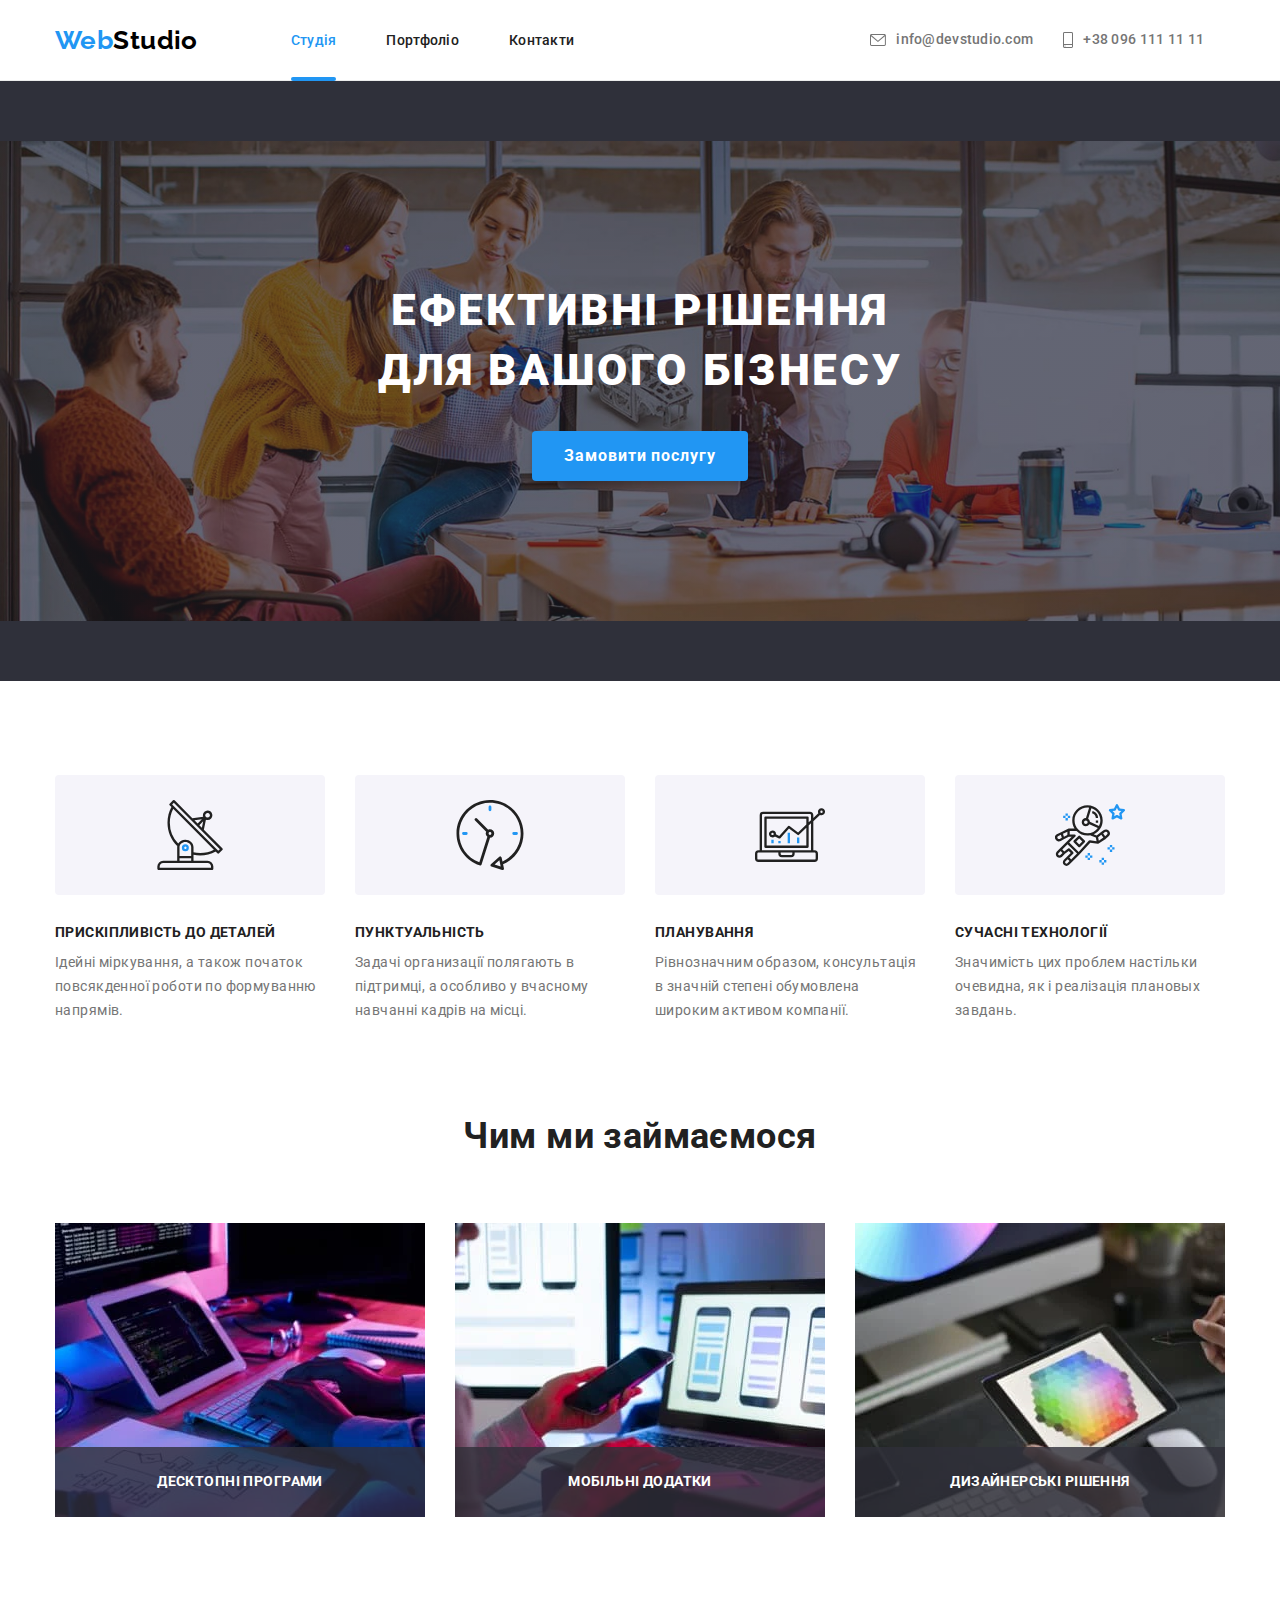
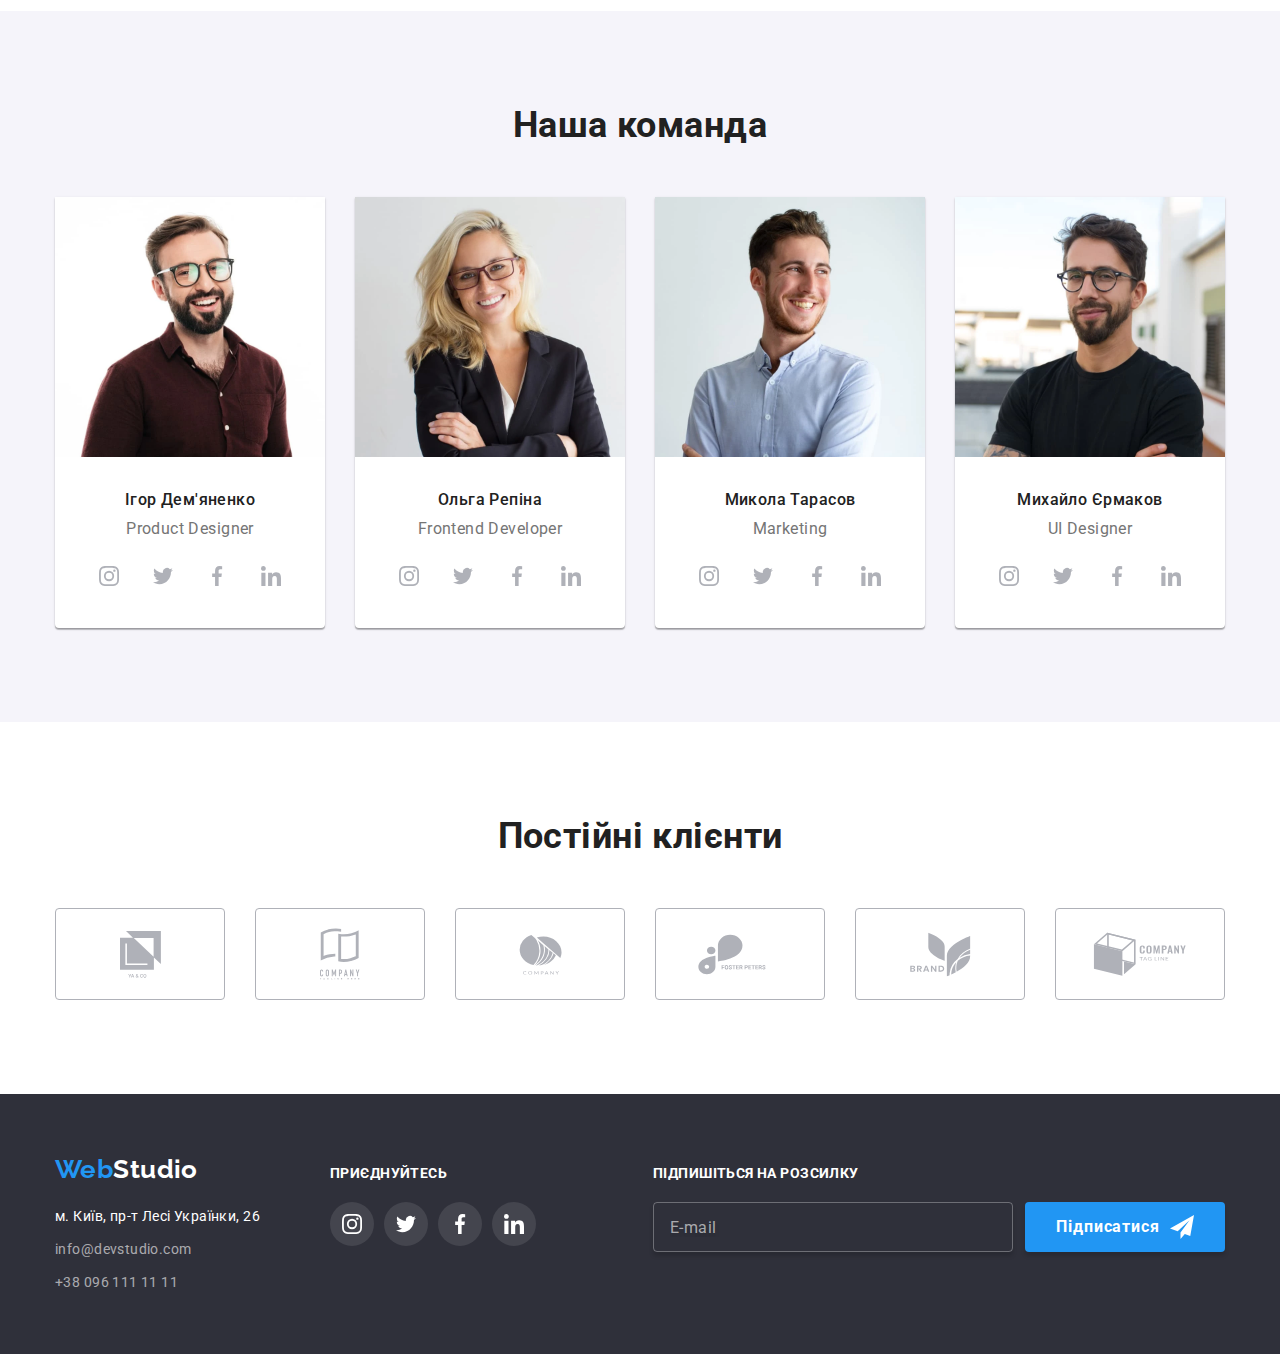
<file: index.html>
<!DOCTYPE html>
<html lang="uk-UA">
  <head>
    <meta charset="UTF-8" />
    <meta http-equiv="X-UA-Compatible" content="IE=edge" />
    <meta name="viewport" content="width=device-width, initial-scale=1.0" />
    <title>Go-IT Studio</title>
    <link rel="preconnect" href="https://fonts.googleapis.com" />
    <link rel="preconnect" href="https://fonts.gstatic.com" crossorigin />
    <link
      href="https://fonts.googleapis.com/css2?family=Raleway:wght@700&family=Roboto:wght@400;500;700;900&display=swap"
      rel="stylesheet"
    />
    <link
      rel="stylesheet"
      href="https://cdnjs.cloudflare.com/ajax/libs/modern-normalize/1.1.0/modern-normalize.min.css"
    />
    <link rel="icon" href="./images/studio.img/go-it.jpg" type="image/jpg" />
    <link rel="stylesheet" href="./css/main.min.css" />
  </head>
  <body>
    <header class="page-header">
      <div class="container">
        <div class="head-box">
          <div class="header_box">
            <a class="logo" href="./index.html">
              <span class="header__logo">Web</span>Studio</a
            >
            <button class="mobile-navigation" type="button" data-menu-open>
              <svg class="mobile-navicon" width="40px" height="40px">
                <use
                  class="mobile-navigation-menu"
                  href="./images/icon.svg/sprite.svg#mobile-icon"
                ></use>
              </svg>
            </button>
            <nav class="navigation">
              <ul class="navigation__list">
                <li class="navigation__item">
                  <a href="./index.html" class="navigation__link current"
                    >Студія</a
                  >
                </li>
                <li class="navigation__item">
                  <a href="./portfolio.html" class="navigation__link"
                    >Портфоліо</a
                  >
                </li>
                <li class="navigation__item">
                  <a href="#" class="navigation__link">Контакти</a>
                </li>
              </ul>
            </nav>
            <ul class="contact">
              <li class="contact__item">
                <a
                  class="contact__link"
                  href="mailto:info@devstudio.com"
                  target="_blank"
                  rel="noopener nofollow noreferrer"
                >
                  <svg class="envelope" width="16" height="12">
                    <use
                      href="./images/icon.svg/sprite.svg#icon-envelope"
                    ></use>
                  </svg>
                  info@devstudio.com</a
                >
              </li>
              <li class="contact__item">
                <a
                  class="contact__link"
                  href="tel:+380961111111"
                  target="_blank"
                  rel="noopener nofollow noreferrer"
                >
                  <svg class="smartphone" width="10" height="16">
                    <use
                      href="./images/icon.svg/sprite.svg#icon-smartphone"
                    ></use>
                  </svg>
                  +38 096 111 11 11</a
                >
              </li>
            </ul>
          </div>
        </div>
      
      <nav class="mobile-menu" data-menu>
        <div class="container mobile-menu__container">
          <button type="button" class="mobile-menu__close-btn" data-menu-close>
            <svg class="mobile-menu__close-icon" width="40" height="40">
              <use href="./images/icon.svg/sprite.svg#mobile-icon-close"></use>
            </svg>
          </button>
          <ul class="mobile-menu__box">
            <li class="mobile-menu__list">
             <a href="./index.html" class="mobile-menu__link current"
                    >Студія</a
                  >
            </li>
            <li class="mobile-menu__list">
              <a href="./portfolio.html" class="mobile-menu__link"
                    >Портфоліо</a
                  >
            </li>
            <li class="mobile-menu__list">
              <a href="#" class="mobile-menu__link">Контакти</a>
            </li>
          </ul>
          <ul class="mobile-menu__contact-box">
            <li class="mobile-menu__contact">
               <a
                    class="mobile-menu__contact-phone"
                    href="tel:+380961111111"
                    target="_blank"
                    rel="noopener nofollow noreferrer"
                  >
                    +38 096 111 11 11</a
                  >
            </li>       
            <li class="mobile-menu__contact">
              <a
                    class="mobile-menu__contact-email"
                    href="mailto:info@devstudio.com"
                    target="_blank"
                    rel="noopener nofollow noreferrer"
                  >
                    info@devstudio.com</a
                  >
                 </li>     
          </ul>
          <ul class="mobile-menu__networks-box">
            <li class="mobile-menu__networks">
              <a class="networks-link" href="#">Instagram</a> 
            </li>
            <li class="mobile-menu__networks">
              <a class="networks-link" href="#">Twitter</a>
            </li>
            <li class="mobile-menu__networks">
              <a class="networks-link" href="#">Facebook</a>
            </li>
            <li class="mobile-menu__networks">
              <a class="networks-link" href="#">LinkedIn</a>
            </li>
          </ul>
        </div>
      </nav>
      </div>
    </header>
    <main class="general">
      <section class="section-hero img-bgr-hero">
        <div class="container">
          <h1 class="hero-txt">ЕФЕКТИВНІ РІШЕННЯ ДЛЯ ВАШОГО БІЗНЕСУ</h1>
          <button class="hero-button" type="button" data-modal-open>
            Замовити послугу
          </button>
        </div>
      </section>
      <section class="section">
        <div class="container about-us">
          <h2 class="visually-hidden">Про Нас</h2>
          <ul class="about-us__list">
            <li class="about-us__box">
              <div class="about-us__backraund">
                <svg class="about-us__icon" width="70" height="70">
                  <use href="./images/icon.svg/sprite.svg#icon-antenna"></use>
                </svg>
              </div>
              <h3 class="about-us__title">ПРИСКІПЛИВІСТЬ ДО ДЕТАЛЕЙ</h3>
              <p class="about-us__text">
                Ідейні міркування, а також початок повсякденної роботи по
                формуванню напрямів.
              </p>
            </li>
            <li class="about-us__box">
              <div class="about-us__backraund">
                <svg class="about-us__icon" width="70" height="70">
                  <use href="./images/icon.svg/sprite.svg#icon-clock"></use>
                </svg>
              </div>
              <h3 class="about-us__title">ПУНКТУАЛЬНІСТЬ</h3>
              <p class="about-us__text">
                Задачі организації полягають в підтримці, а особливо у вчасному
                навчанні кадрів на місці.
              </p>
            </li>
            <li class="about-us__box">
              <div class="about-us__backraund">
                <svg class="about-us__icon" width="70" height="70">
                  <use href="./images/icon.svg/sprite.svg#icon-diagram"></use>
                </svg>
              </div>
              <h3 class="about-us__title">ПЛАНУВАННЯ</h3>
              <p class="about-us__text">
                Рівнозначним образом, консультація в значній степені обумовлена
                широким активом компанії.
              </p>
            </li>
            <li class="about-us__box">
              <div class="about-us__backraund">
                <svg class="about-us__icon" width="70" height="70">
                  <use href="./images/icon.svg/sprite.svg#icon-astronaut"></use>
                </svg>
              </div>
              <h3 class="about-us__title">СУЧАСНІ ТЕХНОЛОГІЇ</h3>
              <p class="about-us__text">
                Значимість цих проблем настільки очевидна, як і реалізація
                плановых завдань.
              </p>
            </li>
          </ul>
        </div>
      </section>
      <section class="section work">
        <div class="container">
          <h2 class="section-title">Чим ми займаємося</h2>
          <ul class="title-images">
            <li class="image">
              <picture>
                <source
                  srcset="
                    ./images/studio-html.img/box-1-lg.webp    1x,
                    ./images/studio-html.img/box-1-lg@2x.webp 2x
                  "
                  type="image/webp"
                />
                <source
                  srcset="
                 ./images/studio-html.img/box-1-lg.jpg  1x,
                    ./images/studio-html.img/box-1-lg@2x.jpg 2x
                  "
                  media="(min-width: 1200px)"
                />
                <img
                  src="./images/studio-html.img/box-1-lg.jpg"
                alt="computer work"
                width="370"
                height="294"
              />
              <div class="what-do-we-do">
                <p class="what-do-we-do-text">Десктопні програми</p>
              </div>
            </li>
            <li class="image">
              <picture>
                <source
                  srcset="
                    ./images/studio-html.img/box-2-lg.webp    1x,
                    ./images/studio-html.img/box-2-lg@2x.webp 2x
                  "
                  type="image/webp"
                />
                <source
                  srcset="
                 ./images/studio-html.img/box-2-1g.jpg  1x,
                    ./images/studio-html.img/box-2-lg@2x.jpg 2x
                  "
                  media="(min-width: 1200px)"
                />
                <img
                  src="./images/studio-html.img/box-2-lg.jpg"
                alt="work for alaptop"
                width="370"
                height="294"
              />
              <div class="what-do-we-do">
                <p class="what-do-we-do-text">Мобільні додатки</p>
              </div>
            </li>
            <li class="image image-last">
              <picture>
                <source
                  srcset="
                    ./images/studio-html.img/box-3-lg.webp    1x,
                    ./images/studio-html.img/box-3-lg@2x.webp 2x
                  "
                  type="image/webp"
                />
                <source
                  srcset="
                 ./images/studio-html.img/box-3-lg.jpg  1x,
                    ./images/studio-html.img/box-3-lg@2x.jpg 2x
                  "
                  media="(min-width: 1200px)"
                />
                <img
                  src="./images/studio-html.img/box-3-lg.jpg"
                alt="work with thetablet"
                width="370"
                height="294"
              />
              <div class="what-do-we-do">
                <p class="what-do-we-do-text">Дизайнерські рішення</p>
              </div>
            </li>
          </ul>
        </div>
      </section>
      <section class="section-team">
        <div class="container">
          <h2 class="section-title">Наша команда</h2>
          <ul class="team-box">
            <li class="team-element">
              <picture>
                <source
                  srcset="./images/studio-html.img/team-1-lg.webp 1x,
                    ./images/studio-html.img/team-1-lg@2x.webp 2x"
                  type="image/webp"
                  media="(min-width: 1200px)"/>

                 <source
                  srcset="
                    ./images/studio-html.img/team-1-lg.jpg 1x,
                    ./images/studio-html.img/team-1-lg@2x.jpg 2x "
                  media="(min-width: 1200px)"
                /> 


                 <source
                  srcset="./images/studio-html.img/team-1-md.webp 1x,
                    ./images/studio-html.img/team-1-md@2x.webp 2x"
                  type="image/webp"
                  media="(min-width: 768px)"/>
                 <source srcset="
                    ./images/studio-html.img/team-1-md.jpg 1x,
                    ./images/studio-html.img/team-1-md@2x.jpg 2x" 
                    media="(min-width: 768px)" /> 


                     <source
                  srcset="./images/studio-html.img/team-1-sm.webp 1x,
                    ./images/studio-html.img/team-1-sm@2x.webp 2x"
                  type="image/webp"
                  media="(min-width: 480px)"/>
                <source
                  srcset="
                    ./images/studio-html.img/team-1-sm.jpg 1x,
                    ./images/studio-html.img/team-1-sm@2x.jpg 2x
                  "
                  media="(max-width: 480px)" 
                />

                <img
                  src="./images/studio-html.img/team-1-sm.jpg"
                alt="Ігор Дем'яненко"
                width="100%"
                
              />
              </picture>
              <h3 class="workers">Ігор Дем'яненко</h3>
              <p class="profession">Product Designer</p>
              <div class="social-networks">
                <a
                  class="social-buttons"
                  href="#"
                  target="_blank"
                  rel="noopener nofollow noreferrer"
                >
                  <svg class="social-pozition">
                    <use
                      href="./images/icon.svg/sprite.svg#icon-instagram"
                    ></use>
                  </svg>
                </a>
                <a
                  class="social-buttons"
                  href="#"
                  target="_blank"
                  rel="noopener nofollow noreferrer"
                >
                  <svg class="social-pozition">
                    <use href="./images/icon.svg/sprite.svg#icon-tviter"></use>
                  </svg>
                </a>
                <a
                  class="social-buttons"
                  href="#"
                  target="_blank"
                  rel="noopener nofollow noreferrer"
                >
                  <svg class="social-pozition">
                    <use
                      href="./images/icon.svg/sprite.svg#icon-facebook"
                    ></use>
                  </svg>
                </a>
                <a
                  class="social-buttons"
                  href="#"
                  target="_blank"
                  rel="noopener nofollow noreferrer"
                >
                  <svg class="social-pozition">
                    <use
                      href="./images/icon.svg/sprite.svg#icon-linkedin"
                    ></use>
                  </svg>
                </a>
              </div>
            </li>
            <li class="team-element">
              <picture>
                <source
                  srcset="./images/studio-html.img/team-2-lg.webp 1x,
                    ./images/studio-html.img/team-2-lg@2x.webp 2x"
                  type="image/webp"
                  media="(min-width: 1200px)"/>

                 <source
                  srcset="
                    ./images/studio-html.img/team-2-lg.jpg 1x,
                    ./images/studio-html.img/team-2-lg@2x.jpg 2x "
                  media="(min-width: 1200px)"
                /> 


                 <source
                  srcset="./images/studio-html.img/team-2-md.webp 1x,
                    ./images/studio-html.img/team-2-md@2x.webp 2x"
                  type="image/webp"
                  media="(min-width: 768px)"/>
                 <source srcset="
                    ./images/studio-html.img/team-2-md.jpg 1x,
                    ./images/studio-html.img/team-2-md@2x.jpg 2x" 
                    media="(min-width: 768px)" /> 


                     <source
                  srcset="./images/studio-html.img/team-2-sm.webp 1x,
                    ./images/studio-html.img/team-2-sm@2x.webp 2x"
                  type="image/webp"
                  media="(min-width: 480px)"/>
                <source
                  srcset="
                    ./images/studio-html.img/team-2-sm.jpg 1x,
                    ./images/studio-html.img/team-2-sm@2x.jpg 2x
                  "
                  media="(max-width: 480px)"
                />

                <img
                  src="./images/studio-html.img/team-2-sm.jpg"
                alt="Ольга Репіна"
                width="100%"
                
              />
              </picture>
              <h3 class="workers">Ольга Репіна</h3>
              <p class="profession">Frontend Developer</p>
              <div class="social-networks">
                <a
                  class="social-buttons"
                  href="#"
                  target="_blank"
                  rel="noopener nofollow noreferrer"
                >
                  <svg class="social-pozition">
                    <use
                      href="./images/icon.svg/sprite.svg#icon-instagram"
                    ></use>
                  </svg>
                </a>
                <a
                  class="social-buttons"
                  href="#"
                  target="_blank"
                  rel="noopener nofollow noreferrer"
                >
                  <svg class="social-pozition">
                    <use href="./images/icon.svg/sprite.svg#icon-tviter"></use>
                  </svg>
                </a>
                <a
                  class="social-buttons"
                  href="#"
                  target="_blank"
                  rel="noopener nofollow noreferrer"
                >
                  <svg class="social-pozition">
                    <use
                      href="./images/icon.svg/sprite.svg#icon-facebook"
                    ></use>
                  </svg>
                </a>
                <a
                  class="social-buttons"
                  href="#"
                  target="_blank"
                  rel="noopener nofollow noreferrer"
                >
                  <svg class="social-pozition">
                    <use
                      href="./images/icon.svg/sprite.svg#icon-linkedin"
                    ></use>
                  </svg>
                </a>
              </div>
            </li>
            <li class="team-element">
              <picture>
                <source
                  srcset="./images/studio-html.img/team-3-lg.webp 1x,
                    ./images/studio-html.img/team-3-lg@2x.webp 2x"
                  type="image/webp"
                  media="(min-width: 1200px)"/>

                 <source
                  srcset="
                    ./images/studio-html.img/team-3-lg.jpg 1x,
                    ./images/studio-html.img/team-3-lg@2x.jpg 2x "
                  media="(min-width: 1200px)"
                /> 


                 <source
                  srcset="./images/studio-html.img/team-3-md.webp 1x,
                    ./images/studio-html.img/team-3-md@2x.webp 2x"
                  type="image/webp"
                  media="(min-width: 768px)"/>
                 <source srcset="
                    ./images/studio-html.img/team-3-md.jpg 1x,
                    ./images/studio-html.img/team-3-md@2x.jpg 2x" 
                    media="(min-width: 768px)" /> 


                     <source
                  srcset="./images/studio-html.img/team-3-sm.webp 1x,
                    ./images/studio-html.img/team-3-sm@2x.webp 2x"
                  type="image/webp"
                  media="(min-width: 480px)"/>
                <source
                  srcset="
                    ./images/studio-html.img/team-3-sm.jpg 1x,
                    ./images/studio-html.img/team-3-sm@2x.jpg 2x
                  "
                  media="(max-width: 480px)"
                />

                <img
                  src="./images/studio-html.img/team-3-sm.jpg"
                alt="Микола Тарасов"
                width="100%"
                
              />
              </picture>
              <h3 class="workers">Микола Тарасов</h3>
              <p class="profession">Marketing</p>
              <div class="social-networks">
                <a
                  class="social-buttons"
                  href="#"
                  target="_blank"
                  rel="noopener nofollow noreferrer"
                >
                  <svg class="social-pozition">
                    <use
                      href="./images/icon.svg/sprite.svg#icon-instagram"
                    ></use>
                  </svg>
                </a>
                <a
                  class="social-buttons"
                  href="#"
                  target="_blank"
                  rel="noopener nofollow noreferrer"
                >
                  <svg class="social-pozition">
                    <use href="./images/icon.svg/sprite.svg#icon-tviter"></use>
                  </svg>
                </a>
                <a
                  class="social-buttons"
                  href="#"
                  target="_blank"
                  rel="noopener nofollow noreferrer"
                >
                  <svg class="social-pozition">
                    <use
                      href="./images/icon.svg/sprite.svg#icon-facebook"
                    ></use>
                  </svg>
                </a>
                <a
                  class="social-buttons"
                  href="#"
                  target="_blank"
                  rel="noopener nofollow noreferrer"
                >
                  <svg class="social-pozition">
                    <use
                      href="./images/icon.svg/sprite.svg#icon-linkedin"
                    ></use>
                  </svg>
                </a>
              </div>
            </li>
            <li class="team-element">
              <picture>
                <source
                  srcset="./images/studio-html.img/team-4-lg.webp 1x,
                    ./images/studio-html.img/team-4-lg@2x.webp 2x"
                  type="image/webp"
                  media="(min-width: 1200px)"/>

                 <source
                  srcset="
                    ./images/studio-html.img/team-4-lg.jpg 1x,
                    ./images/studio-html.img/team-4-lg@2x.jpg 2x "
                  media="(min-width: 1200px)"
                /> 


                 <source
                  srcset="./images/studio-html.img/team-4-md.webp 1x,
                    ./images/studio-html.img/team-4-md@2x.webp 2x"
                  type="image/webp"
                  media="(min-width: 768px)"/>
                 <source srcset="
                    ./images/studio-html.img/team-4-md.jpg 1x,
                    ./images/studio-html.img/team-4-md@2x.jpg 2x" 
                    media="(min-width: 768px)" /> 


                     <source
                  srcset="./images/studio-html.img/team-4-sm.webp 1x,
                    ./images/studio-html.img/team-4-sm@2x.webp 2x"
                  type="image/webp"
                  media="(min-width: 480px)"/>
                <source
                  srcset="
                    ./images/studio-html.img/team-4-sm.jpg 1x,
                    ./images/studio-html.img/team-4-sm@2x.jpg 2x
                  "
                  media="(max-width: 480px)"
                />

                <img
                  src="./images/studio-html.img/team-4-sm.jpg"
                alt="Михайло Єрмаков"
                width="100%"
                
              />
              </picture>
              <h3 class="workers">Михайло Єрмаков</h3>
              <p class="profession">UI Designer</p>
              <div class="social-networks">
                <a
                  class="social-buttons"
                  href="#"
                  target="_blank"
                  rel="noopener nofollow noreferrer"
                >
                  <svg class="social-pozition">
                    <use
                      href="./images/icon.svg/sprite.svg#icon-instagram"
                    ></use>
                  </svg>
                </a>
                <a
                  class="social-buttons"
                  href="#"
                  target="_blank"
                  rel="noopener nofollow noreferrer"
                >
                  <svg class="social-pozition">
                    <use href="./images/icon.svg/sprite.svg#icon-tviter"></use>
                  </svg>
                </a>
                <a
                  class="social-buttons"
                  href="#"
                  target="_blank"
                  rel="noopener nofollow noreferrer"
                >
                  <svg class="social-pozition">
                    <use
                      href="./images/icon.svg/sprite.svg#icon-facebook"
                    ></use>
                  </svg>
                </a>
                <a
                  class="social-buttons"
                  href="#"
                  target="_blank"
                  rel="noopener nofollow noreferrer"
                >
                  <svg class="social-pozition">
                    <use
                      href="./images/icon.svg/sprite.svg#icon-linkedin"
                    ></use>
                  </svg>
                </a>
              </div>
            </li>
          </ul>
        </div>
      </section>
      <section class="section">
        <div class="container">
          <h2 class="section-title">Постійні клієнти</h2>
          <ul class="regular-customers">
            <li class="company-box">
              <a class="company-hover" href="#">
                <svg class="color-customers" width="41" height="47">
                  <use href="./images/icon.svg/sprite.svg#icon-ya-s-co"></use>
                </svg>
              </a>
            </li>
            <li class="company-box">
              <a class="company-hover" href="#">
                <svg class="color-customers" width="40" height="52">
                  <use
                    href="./images/icon.svg/sprite.svg#icon-company-t-h"
                  ></use>
                </svg>
              </a>
            </li>
            <li class="company-box">
              <a class="company-hover" href="#">
                <svg class="color-customers" width="43" height="41">
                  <use href="./images/icon.svg/sprite.svg#icon-company"></use>
                </svg>
              </a>
            </li>
            <li class="company-box">
              <a class="company-hover" href="#">
                <svg class="color-customers" width="84" height="41">
                  <use
                    href="./images/icon.svg/sprite.svg#icon-foster-peters"
                  ></use>
                </svg>
              </a>
            </li>
            <li class="company-box">
              <a class="company-hover" href="#">
                <svg class="color-customers" width="63" height="45">
                  <use href="./images/icon.svg/sprite.svg#icon-brand"></use>
                </svg>
              </a>
            </li>
            <li class="company-box">
              <a class="company-hover" href="#">
                <svg class="color-customers" width="94" height="44">
                  <use
                    href="./images/icon.svg/sprite.svg#icon-company-t-l"
                  ></use>
                </svg>
              </a>
            </li>
          </ul>
        </div>
      </section>
    </main>
    <footer class="footer">
      <div class="container">
        <div class="footer-box">
          <div class="footer-addres-box">
            <a class="logo-footer" href="./index.html">
              <span class="footer__logo">Web</span>Studio</a
            >
            <address class="footer-address">
              <ul class="footer-contact">
                <li class="address-item">
                  <a
                    class="address-sity"
                    href="https://goo.gl/maps/piqngm7oDQpEDh6u6"
                    target="_blank"
                    rel="noopener nofollow noreferrer"
                    >м. Київ, пр-т Лесі Українки, 26</a
                  >
                </li>
                <li class="contacts-studio">
                  <a
                    class="contacts"
                    href="mailto:info@devstudio.com"
                    target="_blank"
                    rel="noopener nofollow noreferrer"
                  >
                    info@devstudio.com</a
                  >
                </li>
                <li class="contacts-studio">
                  <a
                    class="contacts"
                    href="tel:+380961111111"
                    target="_blank"
                    rel="noopener nofollow noreferrer"
                  >
                    +38 096 111 11 11</a
                  >
                </li>
              </ul>
            </address>
          </div>
          <div class="footer-social-section">
            <h2 class="join-in">Приєднуйтесь</h2>
            <div class="social-networks-footer">
              <a
                class="social-buttons-footer"
                href="#"
                target="_blank"
                rel="noopener nofollow noreferrer"
              >
                <svg class="social-pozition-footer">
                  <use href="./images/icon.svg/sprite.svg#icon-instagram"></use>
                </svg>
              </a>
              <a
                class="social-buttons-footer"
                href="#"
                target="_blank"
                rel="noopener nofollow noreferrer"
              >
                <svg class="social-pozition-footer">
                  <use href="./images/icon.svg/sprite.svg#icon-tviter"></use>
                </svg>
              </a>
              <a
                class="social-buttons-footer"
                href="#"
                target="_blank"
                rel="noopener nofollow noreferrer"
              >
                <svg class="social-pozition-footer">
                  <use href="./images/icon.svg/sprite.svg#icon-facebook"></use>
                </svg>
              </a>
              <a
                class="social-buttons-footer"
                href="#"
                target="_blank"
                rel="noopener nofollow noreferrer"
              >
                <svg class="social-pozition-footer">
                  <use href="./images/icon.svg/sprite.svg#icon-linkedin"></use>
                </svg>
              </a>
            </div>
          </div>
          <div class="subscribe-box">
            <h2 class="subscribe-title">Підпишіться на розсилку</h2>
            <form class="subscribe-form" action="#" method="post">
              <label class="visually-hidden" for="subscribe-email"
                >Введіть email</label
              >
              <input
                class="subscribe-email"
                type="email"
                name="subscribe-email"
                id="subscribe-email"
                placeholder="E-mail"
                required
              />
              <button class="subscription-button" type="submit">
                Підписатися
                <svg class="icon-send" width="24" height="24">
                  <use href="./images/icon.svg/sprite.svg#icon-send"></use>
                </svg>
              </button>
            </form>
          </div>
        </div>
      </div>
    </footer>

    <div class="backdrop is-hidden" data-modal>
      <div class="modal" data-box>
        <button
          class="button-back"
          type="button"
          title="Close"
          data-modal-close
        >
          <svg class="button-back-img" width="18" height="18">
            <use href="./images/icon.svg/sprite.svg#close-black"></use>
          </svg>
        </button>
        <p class="modal-title-txt">Залишіть свої дані, ми вам перезвонимо</p>
        <form
          class="modal-form-box"
          action="#"
          method="post"
          autocomplete="off"
        >
          <label class="label-for-modal" for="name-of-user">Ім'я</label>
          <div class="input-info">
            <input
              class="user-name"
              type="text"
              id="name-of-user"
              name="user-name"
              required
            />
            <svg class="modal-user" width="18px" height="18px">
              <use href="./images/icon.svg/sprite.svg#icon-modal-persone"></use>
            </svg>
          </div>
          <label class="label-for-modal" for="phone-of-user">Телефон</label>
          <div class="input-info">
            <input
              class="user-phone"
              type="tel"
              id="phone-of-user"
              name="user-phone"
            />
            <svg class="modal-user" width="18px" height="18px">
              <use href="./images/icon.svg/sprite.svg#icon-modal-phone"></use>
            </svg>
          </div>
          <label class="label-for-modal" for="email-of-user">Пошта</label>
          <div class="input-info">
            <input
              class="user-email"
              type="email"
              id="email-of-user"
              name="user-email"
            />
            <svg class="modal-user" width="20px" height="16px">
              <use href="./images/icon.svg/sprite.svg#icon-modal-email"></use>
            </svg>
          </div>
          <label class="label-for-modal" for="for-user-comment"
            >Коментарі</label
          >
          <textarea
            class="for-user-comment"
            id="for-user-comment"
            name="comment-of-user"
            placeholder="Введіть текст"
          ></textarea>
          <label class="terms-of-consent" for="daw-frame">
            <input
              class="daw-frame"
              type="checkbox"
              id="daw-frame"
              value="conditions"
              name="user-conditions"
            />
            <span class="checked-box"></span>
            <svg class="icon-check" width="16px" height="15">
              <use href="./images/icon.svg/sprite.svg#icon-icon-check"></use>
            </svg>
            <span class="accept-txt"> Погоджуюсь із розсилкою та приймаю </span>
            <a class="contract-info" href="#">Умови договору</a>
          </label>
          <button
            class="button send-button"
            type="submit"
            name="form-modal-button"
          >
            Відправити
          </button>
        </form>
      </div>
    </div>
     <script src="./js/mobile-menu.js"></script>
    <script src="./js/modal.js"></script>
  </body>
</html>
</file>
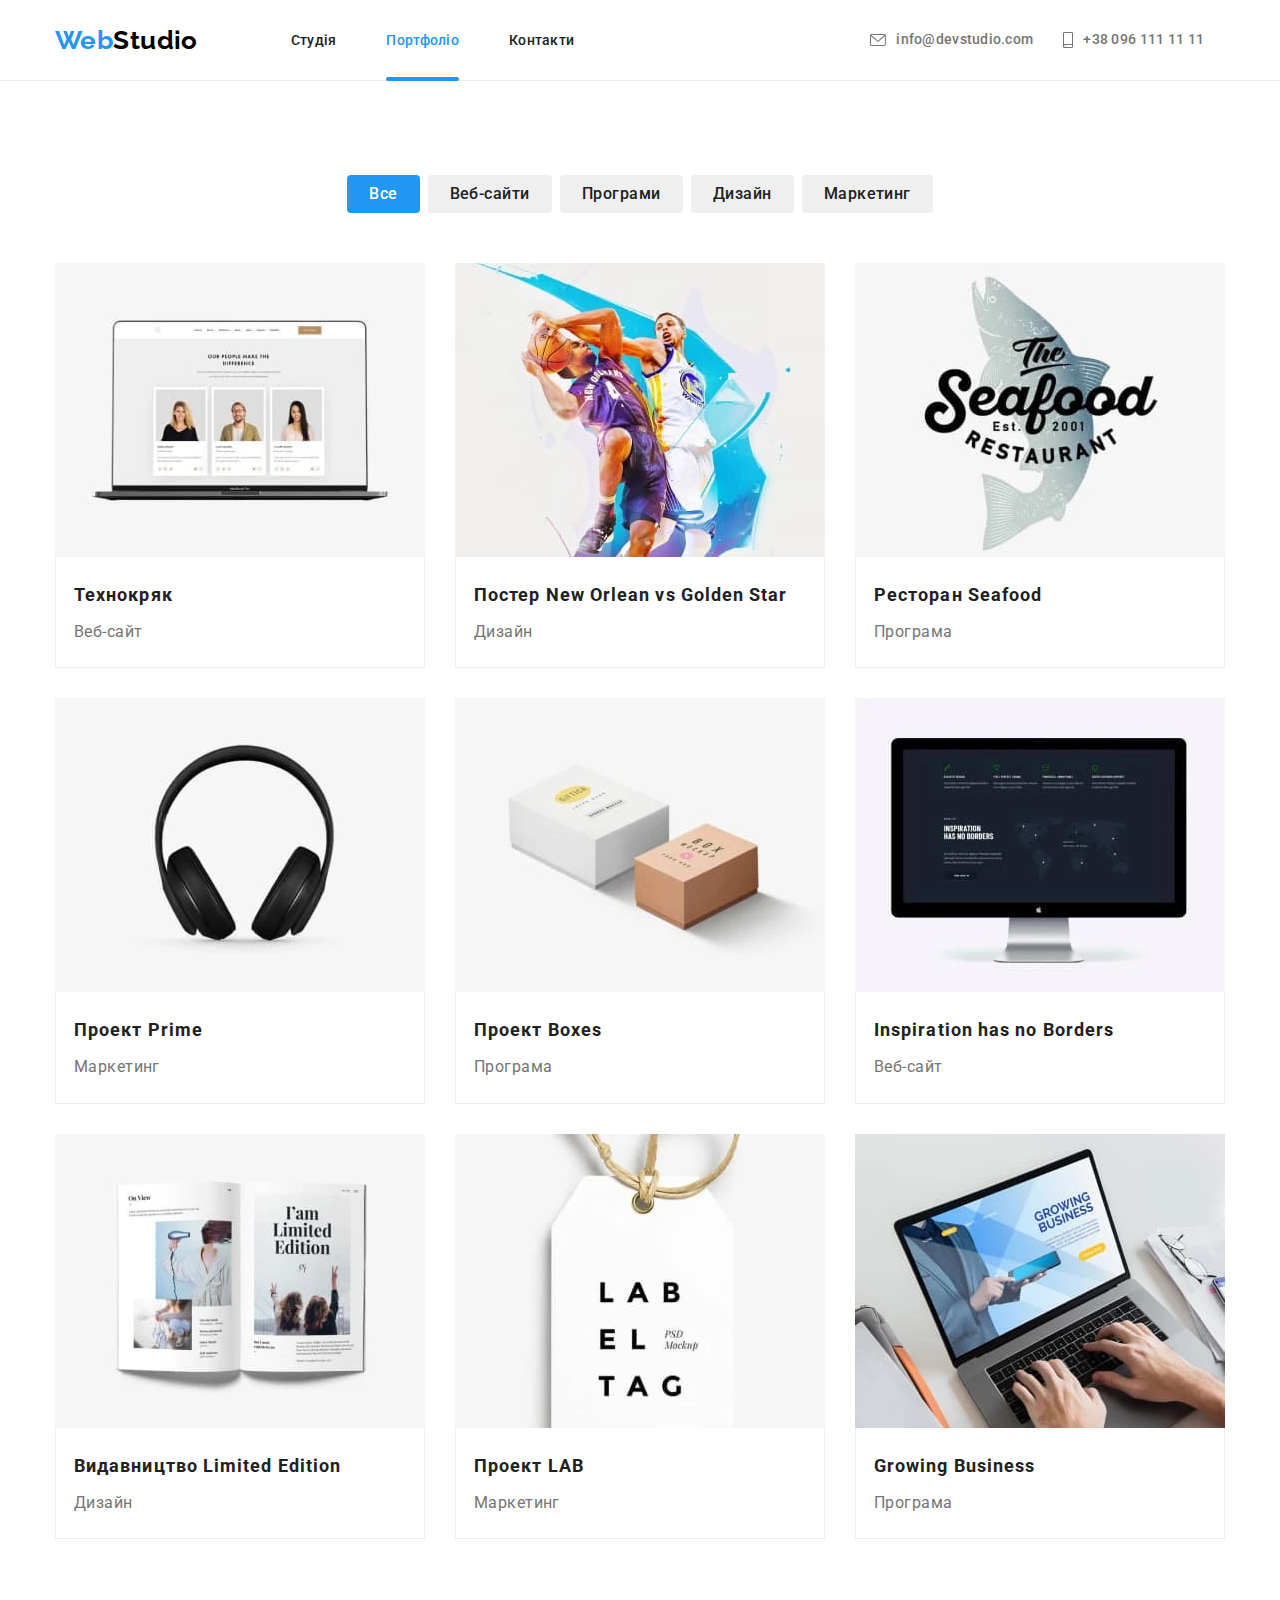
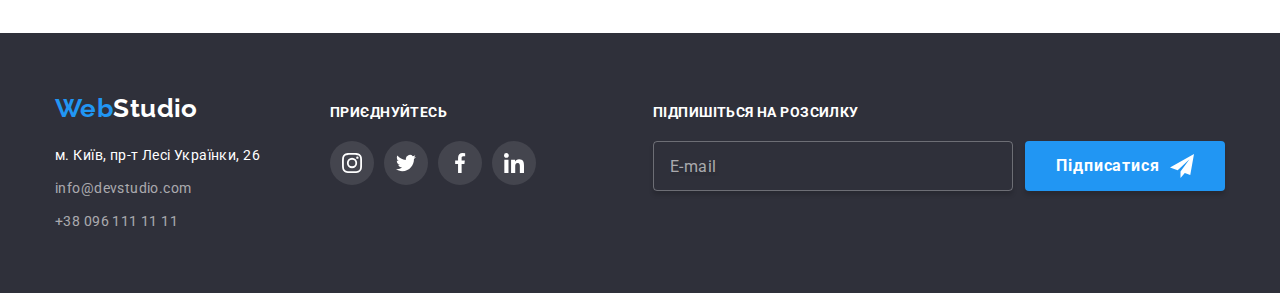
<file: portfolio.html>
<!DOCTYPE html>
<html lang="uk-UA">
  <head>
    <meta charset="UTF-8" />
    <meta http-equiv="X-UA-Compatible" content="IE=edge" />
    <meta name="viewport" content="width=device-width, initial-scale=1.0" />
    <title>Go-IT Portfolio</title>
    <link rel="preconnect" href="https://fonts.googleapis.com" />
    <link rel="preconnect" href="https://fonts.gstatic.com" crossorigin />
    <link
      href="https://fonts.googleapis.com/css2?family=Raleway:wght@700&family=Roboto:wght@400;500;700;900&display=swap"
      rel="stylesheet"
    />
    <link
      rel="stylesheet"
      href="https://cdnjs.cloudflare.com/ajax/libs/modern-normalize/1.1.0/modern-normalize.min.css"
    />
    <link rel="icon" href="./images/studio.img/go-it.jpg" type="image/jpg" />
    <link rel="stylesheet" href="./css/main.min.css" />
  </head>
  <body class="body-pozition">
    <!-- Шапка -->
    <header class="page-header">
      <div class="container">
        <div class="head-box">
          <div class="header_box">
            <a class="logo" href="./index.html">
              <span class="header__logo">Web</span>Studio</a
            >
            <button class="mobile-navigation" type="button" data-menu-open>
              <svg class="mobile-navicon" width="40px" height="40px">
                <use
                  class="mobile-navigation-menu"
                  href="./images/icon.svg/sprite.svg#mobile-icon"
                ></use>
              </svg>
            </button>
            <nav class="navigation">
              <ul class="navigation__list">
                <li class="navigation__item">
                  <a href="./index.html" class="navigation__link">Студія</a>
                </li>
                <li class="navigation__item">
                  <a href="./portfolio.html" class="navigation__link current"
                    >Портфоліо</a
                  >
                </li>
                <li class="navigation__item">
                  <a href="#" class="navigation__link">Контакти</a>
                </li>
              </ul>
            </nav>
            <ul class="contact">
              <li class="contact__item">
                <a
                  class="contact__link"
                  href="mailto:info@devstudio.com"
                  target="_blank"
                  rel="noopener nofollow noreferrer"
                >
                  <svg class="envelope" width="16" height="12">
                    <use
                      href="./images/icon.svg/sprite.svg#icon-envelope"
                    ></use>
                  </svg>
                  info@devstudio.com</a
                >
              </li>
              <li class="contact__item">
                <a
                  class="contact__link"
                  href="tel:+380961111111"
                  target="_blank"
                  rel="noopener nofollow noreferrer"
                >
                  <svg class="smartphone" width="10" height="16">
                    <use
                      href="./images/icon.svg/sprite.svg#icon-smartphone"
                    ></use>
                  </svg>
                  +38 096 111 11 11</a
                >
              </li>
            </ul>
          </div>
        </div>

        <nav class="mobile-menu" data-menu>
          <div class="container mobile-menu__container">
            <button
              type="button"
              class="mobile-menu__close-btn"
              data-menu-close
            >
              <svg class="mobile-menu__close-icon" width="40" height="40">
                <use
                  href="./images/icon.svg/sprite.svg#mobile-icon-close"
                ></use>
              </svg>
            </button>
            <ul class="mobile-menu__box">
              <li class="mobile-menu__list">
                <a href="./index.html" class="mobile-menu__link">Студія</a>
              </li>
              <li class="mobile-menu__list">
                <a href="./portfolio.html" class="mobile-menu__link current"
                  >Портфоліо</a
                >
              </li>
              <li class="mobile-menu__list">
                <a href="#" class="mobile-menu__link">Контакти</a>
              </li>
            </ul>
            <ul class="mobile-menu__contact-box">
              <li class="mobile-menu__contact">
                <a
                  class="mobile-menu__contact-phone"
                  href="tel:+380961111111"
                  target="_blank"
                  rel="noopener nofollow noreferrer"
                >
                  +38 096 111 11 11</a
                >
              </li>
              <li class="mobile-menu__contact">
                <a
                  class="mobile-menu__contact-email"
                  href="mailto:info@devstudio.com"
                  target="_blank"
                  rel="noopener nofollow noreferrer"
                >
                  info@devstudio.com</a
                >
              </li>
            </ul>
            <ul class="mobile-menu__networks-box">
              <li class="mobile-menu__networks">
                <a class="networks-link" href="#">Instagram</a>
              </li>
              <li class="mobile-menu__networks">
                <a class="networks-link" href="#">Twitter</a>
              </li>
              <li class="mobile-menu__networks">
                <a class="networks-link" href="#">Facebook</a>
              </li>
              <li class="mobile-menu__networks">
                <a class="networks-link" href="#">LinkedIn</a>
              </li>
            </ul>
          </div>
        </nav>
      </div>
    </header>
    <!-- Портфоліо -->
    <main class="general">
      <section class="section-portfolio">
        <div class="container">
          <h1 class="visually-hidden">Портфоліо</h1>
          <!-- Фільтр -->
          <ul class="buttons">
            <li class="bgr-of-buttons">
              <button type="button" class="list-of-buttons current">Все</button>
            </li>
            <li class="bgr-of-buttons">
              <button type="button" class="list-of-buttons">Веб-сайти</button>
            </li>
            <li class="bgr-of-buttons">
              <button type="button" class="list-of-buttons">Програми</button>
            </li>
            <li class="bgr-of-buttons">
              <button type="button" class="list-of-buttons">Дизайн</button>
            </li>
            <li class="bgr-of-buttons">
              <button type="button" class="list-of-buttons">Маркетинг</button>
            </li>
          </ul>
          <!-- Проект 1-3 -->

          <ul class="work-list-pozition">
            <li class="work-elements">
              <div class="work-elements-hover">
                <picture>
                  <source
                    srcset="
                      ./images/images-portfolio.img/portfolio-1-lg.webp    1x,
                      ./images/images-portfolio.img/portfolio-1-lg@2x.webp 2x
                    "
                    type="image/webp"
                    media="(min-width: 1200px)"
                  />

                  <source
                    srcset="
                      ./images/images-portfolio.img/portfolio-1-lg.jpg 1x,
                      ./images/studio-html.img/portfolio-1-lg@2x.jpg   2x
                    "
                    media="(min-width: 1200px)"
                  />

                  <source
                    srcset="
                      ./images/images-portfolio.img/portfolio-1-md.webp    1x,
                      ./images/images-portfolio.img/portfolio-1-md@2x.webp 2x
                    "
                    type="image/webp"
                    media="(min-width: 768px)"
                  />
                  <source
                    srcset="
                      ./images/images-portfolio.img/portfolio-1-md.jpg    1x,
                      ./images/images-portfolio.img/portfolio-1-md@2x.jpg 2x
                    "
                    media="(min-width: 768px)"
                  />

                  <source
                    srcset="
                      ./images/images-portfolio.img/portfolio-1-sm.webp    1x,
                      ./images/images-portfolio.img/portfolio-1-sm@2x.webp 2x
                    "
                    type="image/webp"
                    media="(min-width: 480px)"
                  />
                  <source
                    srcset="
                      ./images/images-portfolio.img/portfolio-1-sm.jpg    1x,
                      ./images/images-portfolio.img/portfolio-1-sm@2x.jpg 2x
                    "
                    media="(max-width: 480px)"
                  />

                  <img
                    class="img-paddings"
                    src="./images/images-portfolio.img/portfolio-1-sm.jpg"
                    alt="Techno-crack"
                    width="450"
                  />
                </picture>
                <p class="work-elements-hover-text">
                  Ресурс пропонує комплексні пропозиції з різним рівнем
                  функціоналу та сервісів. Все це дозволить відвідувачу отримати
                  вичерпні відомості про компанію чи приватну особу.
                </p>
              </div>
              <div class="decoration-work-lilt">
                <h2 class="titles-of-works">Технокряк</h2>
                <p class="paragraphs-of-works">Веб-сайт</p>
              </div>
            </li>
            <li class="work-elements">
              <div class="work-elements-hover">
                <picture>
                  <source
                    srcset="
                      ./images/images-portfolio.img/portfolio-2-lg.webp    1x,
                      ./images/images-portfolio.img/portfolio-2-lg@2x.webp 2x
                    "
                    type="image/webp"
                    media="(min-width: 1200px)"
                  />

                  <source
                    srcset="
                      ./images/images-portfolio.img/portfolio-2-lg.jpg 1x,
                      ./images/studio-html.img/portfolio-2-lg@2x.jpg   2x
                    "
                    media="(min-width: 1200px)"
                  />

                  <source
                    srcset="
                      ./images/images-portfolio.img/portfolio-2-md.webp    1x,
                      ./images/images-portfolio.img/portfolio-2-md@2x.webp 2x
                    "
                    type="image/webp"
                    media="(min-width: 768px)"
                  />
                  <source
                    srcset="
                      ./images/images-portfolio.img/portfolio-2-md.jpg    1x,
                      ./images/images-portfolio.img/portfolio-2-md@2x.jpg 2x
                    "
                    media="(min-width: 768px)"
                  />

                  <source
                    srcset="
                      ./images/images-portfolio.img/portfolio-2-sm.webp    1x,
                      ./images/images-portfolio.img/portfolio-2-sm@2x.webp 2x
                    "
                    type="image/webp"
                    media="(min-width: 480px)"
                  />
                  <source
                    srcset="
                      ./images/images-portfolio.img/portfolio-2-sm.jpg    1x,
                      ./images/images-portfolio.img/portfolio-2-sm@2x.jpg 2x
                    "
                    media="(max-width: 480px)"
                  />

                  <img
                    class="img-paddings"
                    src="./images/images-portfolio.img/portfolio-2-sm.jpg"
                    alt="Poster New Orlean vs Golden Star"
                    width="450"
                  />
                </picture>
                <div class="hover-box">
                  <p class="work-elements-hover-text">
                    Ресурс пропонує комплексні пропозиції з різним рівнем
                    функціоналу та сервісів. Все це дозволить відвідувачу
                    отримати вичерпні відомості про компанію чи приватну особу.
                  </p>
                </div>
              </div>
              <div class="decoration-work-lilt">
                <h2 class="titles-of-works">
                  Постер New Orlean vs Golden Star
                </h2>
                <p class="paragraphs-of-works">Дизайн</p>
              </div>
            </li>
            <li class="work-elements">
              <div class="work-elements-hover">
                <picture>
                  <source
                    srcset="
                      ./images/images-portfolio.img/portfolio-3-lg.webp    1x,
                      ./images/images-portfolio.img/portfolio-3-lg@2x.webp 2x
                    "
                    type="image/webp"
                    media="(min-width: 1200px)"
                  />

                  <source
                    srcset="
                      ./images/images-portfolio.img/portfolio-3-lg.jpg 1x,
                      ./images/studio-html.img/portfolio-3-lg@2x.jpg   2x
                    "
                    media="(min-width: 1200px)"
                  />

                  <source
                    srcset="
                      ./images/images-portfolio.img/portfolio-3-md.webp    1x,
                      ./images/images-portfolio.img/portfolio-3-md@2x.webp 2x
                    "
                    type="image/webp"
                    media="(min-width: 768px)"
                  />
                  <source
                    srcset="
                      ./images/images-portfolio.img/portfolio-3-md.jpg    1x,
                      ./images/images-portfolio.img/portfolio-3-md@2x.jpg 2x
                    "
                    media="(min-width: 768px)"
                  />

                  <source
                    srcset="
                      ./images/images-portfolio.img/portfolio-3-sm.webp    1x,
                      ./images/images-portfolio.img/portfolio-3-sm@2x.webp 2x
                    "
                    type="image/webp"
                    media="(min-width: 480px)"
                  />
                  <source
                    srcset="
                      ./images/images-portfolio.img/portfolio-3-sm.jpg    1x,
                      ./images/images-portfolio.img/portfolio-3-sm@2x.jpg 2x
                    "
                    media="(max-width: 480px)"
                  />

                  <img
                    class="img-paddings"
                    src="./images/images-portfolio.img/portfolio-3-sm.jpg"
                    alt=" Restaurant Seafood"
                    width="450"
                  />
                </picture>
                <div class="hover-box">
                  <p class="work-elements-hover-text">
                    Ресурс пропонує комплексні пропозиції з різним рівнем
                    функціоналу та сервісів. Все це дозволить відвідувачу
                    отримати вичерпні відомості про компанію чи приватну особу.
                  </p>
                </div>
              </div>
              <div class="decoration-work-lilt">
                <h2 class="titles-of-works">Ресторан Seafood</h2>
                <p class="paragraphs-of-works">Програма</p>
              </div>
            </li>
            <!-- Проект 4-6 -->
            <li class="work-elements">
              <div class="work-elements-hover">
                <picture>
                  <source
                    srcset="
                      ./images/images-portfolio.img/portfolio-4-lg.webp    1x,
                      ./images/images-portfolio.img/portfolio-4-lg@2x.webp 2x
                    "
                    type="image/webp"
                    media="(min-width: 1200px)"
                  />

                  <source
                    srcset="
                      ./images/images-portfolio.img/portfolio-4-lg.jpg 1x,
                      ./images/studio-html.img/portfolio-4-lg@2x.jpg   2x
                    "
                    media="(min-width: 1200px)"
                  />

                  <source
                    srcset="
                      ./images/images-portfolio.img/portfolio-4-md.webp    1x,
                      ./images/images-portfolio.img/portfolio-4-md@2x.webp 2x
                    "
                    type="image/webp"
                    media="(min-width: 768px)"
                  />
                  <source
                    srcset="
                      ./images/images-portfolio.img/portfolio-4-md.jpg    1x,
                      ./images/images-portfolio.img/portfolio-4-md@2x.jpg 2x
                    "
                    media="(min-width: 768px)"
                  />

                  <source
                    srcset="
                      ./images/images-portfolio.img/portfolio-1-sm.webp    1x,
                      ./images/images-portfolio.img/portfolio-4-sm@2x.webp 2x
                    "
                    type="image/webp"
                    media="(min-width: 480px)"
                  />
                  <source
                    srcset="
                      ./images/images-portfolio.img/portfolio-4-sm.jpg    1x,
                      ./images/images-portfolio.img/portfolio-4-sm@2x.jpg 2x
                    "
                    media="(max-width: 480px)"
                  />

                  <img
                    class="img-paddings"
                    src="./images/images-portfolio.img/portfolio-4-sm.jpg"
                    alt="Headphones"
                    width="450"
                  />
                </picture>
                <div class="hover-box">
                  <p class="work-elements-hover-text">
                    Ресурс пропонує комплексні пропозиції з різним рівнем
                    функціоналу та сервісів. Все це дозволить відвідувачу
                    отримати вичерпні відомості про компанію чи приватну особу.
                  </p>
                </div>
              </div>
              <div class="decoration-work-lilt">
                <h2 class="titles-of-works">Проект Prime</h2>
                <p class="paragraphs-of-works">Маркетинг</p>
              </div>
            </li>
            <li class="work-elements">
              <div class="work-elements-hover">
                <picture>
                  <source
                    srcset="
                      ./images/images-portfolio.img/portfolio-5-lg.webp    1x,
                      ./images/images-portfolio.img/portfolio-5-lg@2x.webp 2x
                    "
                    type="image/webp"
                    media="(min-width: 1200px)"
                  />

                  <source
                    srcset="
                      ./images/images-portfolio.img/portfolio-5-lg.jpg 1x,
                      ./images/studio-html.img/portfolio-5-lg@2x.jpg   2x
                    "
                    media="(min-width: 1200px)"
                  />

                  <source
                    srcset="
                      ./images/images-portfolio.img/portfolio-5-md.webp    1x,
                      ./images/images-portfolio.img/portfolio-5-md@2x.webp 2x
                    "
                    type="image/webp"
                    media="(min-width: 768px)"
                  />
                  <source
                    srcset="
                      ./images/images-portfolio.img/portfolio-5-md.jpg    1x,
                      ./images/images-portfolio.img/portfolio-5-md@2x.jpg 2x
                    "
                    media="(min-width: 768px)"
                  />

                  <source
                    srcset="
                      ./images/images-portfolio.img/portfolio-5-sm.webp    1x,
                      ./images/images-portfolio.img/portfolio-5-sm@2x.webp 2x
                    "
                    type="image/webp"
                    media="(min-width: 480px)"
                  />
                  <source
                    srcset="
                      ./images/images-portfolio.img/portfolio-5-sm.jpg    1x,
                      ./images/images-portfolio.img/portfolio-5-sm@2x.jpg 2x
                    "
                    media="(max-width: 480px)"
                  />

                  <img
                    class="img-paddings"
                    src="./images/images-portfolio.img/portfolio-5-sm.jpg"
                    alt="boxes"
                    width="450"
                  />
                </picture>
                <div class="hover-box">
                  <p class="work-elements-hover-text">
                    Ресурс пропонує комплексні пропозиції з різним рівнем
                    функціоналу та сервісів. Все це дозволить відвідувачу
                    отримати вичерпні відомості про компанію чи приватну особу.
                  </p>
                </div>
              </div>
              <div class="decoration-work-lilt">
                <h2 class="titles-of-works">Проект Boxes</h2>
                <p class="paragraphs-of-works">Програма</p>
              </div>
            </li>
            <li class="work-elements">
              <div class="work-elements-hover">
                <picture>
                  <source
                    srcset="
                      ./images/images-portfolio.img/portfolio-6-lg.webp    1x,
                      ./images/images-portfolio.img/portfolio-6-lg@2x.webp 2x
                    "
                    type="image/webp"
                    media="(min-width: 1200px)"
                  />

                  <source
                    srcset="
                      ./images/images-portfolio.img/portfolio-6-lg.jpg 1x,
                      ./images/studio-html.img/portfolio-6-lg@2x.jpg   2x
                    "
                    media="(min-width: 1200px)"
                  />

                  <source
                    srcset="
                      ./images/images-portfolio.img/portfolio-6-md.webp    1x,
                      ./images/images-portfolio.img/portfolio-6-md@2x.webp 2x
                    "
                    type="image/webp"
                    media="(min-width: 768px)"
                  />
                  <source
                    srcset="
                      ./images/images-portfolio.img/portfolio-6-md.jpg    1x,
                      ./images/images-portfolio.img/portfolio-6-md@2x.jpg 2x
                    "
                    media="(min-width: 768px)"
                  />

                  <source
                    srcset="
                      ./images/images-portfolio.img/portfolio-6-sm.webp    1x,
                      ./images/images-portfolio.img/portfolio-6-sm@2x.webp 2x
                    "
                    type="image/webp"
                    media="(min-width: 480px)"
                  />
                  <source
                    srcset="
                      ./images/images-portfolio.img/portfolio-6-sm.jpg    1x,
                      ./images/images-portfolio.img/portfolio-6-sm@2x.jpg 2x
                    "
                    media="(max-width: 480px)"
                  />

                  <img
                    class="img-paddings"
                    src="./images/images-portfolio.img/portfolio-6-sm.jpg"
                    alt="Monitor"
                    width="450"
                  />
                </picture>
                <div class="hover-box">
                  <p class="work-elements-hover-text">
                    Ресурс пропонує комплексні пропозиції з різним рівнем
                    функціоналу та сервісів. Все це дозволить відвідувачу
                    отримати вичерпні відомості про компанію чи приватну особу.
                  </p>
                </div>
              </div>
              <div class="decoration-work-lilt">
                <h2 class="titles-of-works">Inspiration has no Borders</h2>
                <p class="paragraphs-of-works">Веб-сайт</p>
              </div>
            </li>
            <!-- Проект 7-9 -->
            <li class="work-elements">
              <div class="work-elements-hover">
                <picture>
                  <source
                    srcset="
                      ./images/images-portfolio.img/portfolio-7-lg.webp    1x,
                      ./images/images-portfolio.img/portfolio-7-lg@2x.webp 2x
                    "
                    type="image/webp"
                    media="(min-width: 1200px)"
                  />

                  <source
                    srcset="
                      ./images/images-portfolio.img/portfolio-7-lg.jpg 1x,
                      ./images/studio-html.img/portfolio-7-lg@2x.jpg   2x
                    "
                    media="(min-width: 1200px)"
                  />

                  <source
                    srcset="
                      ./images/images-portfolio.img/portfolio-7-md.webp    1x,
                      ./images/images-portfolio.img/portfolio-7-md@2x.webp 2x
                    "
                    type="image/webp"
                    media="(min-width: 768px)"
                  />
                  <source
                    srcset="
                      ./images/images-portfolio.img/portfolio-7-md.jpg    1x,
                      ./images/images-portfolio.img/portfolio-7-md@2x.jpg 2x
                    "
                    media="(min-width: 768px)"
                  />

                  <source
                    srcset="
                      ./images/images-portfolio.img/portfolio-7-sm.webp    1x,
                      ./images/images-portfolio.img/portfolio-7-sm@2x.webp 2x
                    "
                    type="image/webp"
                    media="(min-width: 480px)"
                  />
                  <source
                    srcset="
                      ./images/images-portfolio.img/portfolio-7-sm.jpg    1x,
                      ./images/images-portfolio.img/portfolio-7-sm@2x.jpg 2x
                    "
                    media="(max-width: 480px)"
                  />

                  <img
                    class="img-paddings"
                    src="./images/images-portfolio.img/portfolio-7-sm.jpg"
                    alt="Limited Edition"
                    width="450"
                  />
                </picture>
                <div class="hover-box">
                  <p class="work-elements-hover-text">
                    Ресурс пропонує комплексні пропозиції з різним рівнем
                    функціоналу та сервісів. Все це дозволить відвідувачу
                    отримати вичерпні відомості про компанію чи приватну особу.
                  </p>
                </div>
              </div>
              <div class="decoration-work-lilt">
                <h2 class="titles-of-works">Видавництво Limited Edition</h2>
                <p class="paragraphs-of-works">Дизайн</p>
              </div>
            </li>
            <li class="work-elements">
              <div class="work-elements-hover">
                <picture>
                  <source
                    srcset="
                      ./images/images-portfolio.img/portfolio-8-lg.webp    1x,
                      ./images/images-portfolio.img/portfolio-8-lg@2x.webp 2x
                    "
                    type="image/webp"
                    media="(min-width: 1200px)"
                  />

                  <source
                    srcset="
                      ./images/images-portfolio.img/portfolio-8-lg.jpg 1x,
                      ./images/studio-html.img/portfolio-8-lg@2x.jpg   2x
                    "
                    media="(min-width: 1200px)"
                  />

                  <source
                    srcset="
                      ./images/images-portfolio.img/portfolio-8-md.webp    1x,
                      ./images/images-portfolio.img/portfolio-8-md@2x.webp 2x
                    "
                    type="image/webp"
                    media="(min-width: 768px)"
                  />
                  <source
                    srcset="
                      ./images/images-portfolio.img/portfolio-8-md.jpg    1x,
                      ./images/images-portfolio.img/portfolio-8-md@2x.jpg 2x
                    "
                    media="(min-width: 768px)"
                  />

                  <source
                    srcset="
                      ./images/images-portfolio.img/portfolio-8-sm.webp    1x,
                      ./images/images-portfolio.img/portfolio-8-sm@2x.webp 2x
                    "
                    type="image/webp"
                    media="(min-width: 480px)"
                  />
                  <source
                    srcset="
                      ./images/images-portfolio.img/portfolio-8-sm.jpg    1x,
                      ./images/images-portfolio.img/portfolio-8-sm@2x.jpg 2x
                    "
                    media="(max-width: 480px)"
                  />

                  <img
                    class="img-paddings"
                    src="./images/images-portfolio.img/portfolio-8-sm.jpg"
                    alt="Project LAB"
                    width="450"
                  />
                </picture>
                <div class="hover-box">
                  <p class="work-elements-hover-text">
                    Ресурс пропонує комплексні пропозиції з різним рівнем
                    функціоналу та сервісів. Все це дозволить відвідувачу
                    отримати вичерпні відомості про компанію чи приватну особу.
                  </p>
                </div>
              </div>
              <div class="decoration-work-lilt">
                <h2 class="titles-of-works">Проект LAB</h2>
                <p class="paragraphs-of-works">Маркетинг</p>
              </div>
            </li>
            <li class="work-elements">
              <div class="work-elements-hover">
                <picture>
                  <source
                    srcset="
                      ./images/images-portfolio.img/portfolio-9-lg.webp    1x,
                      ./images/images-portfolio.img/portfolio-9-lg@2x.webp 2x
                    "
                    type="image/webp"
                    media="(min-width: 1200px)"
                  />

                  <source
                    srcset="
                      ./images/images-portfolio.img/portfolio-9-lg.jpg 1x,
                      ./images/studio-html.img/portfolio-9-lg@2x.jpg   2x
                    "
                    media="(min-width: 1200px)"
                  />

                  <source
                    srcset="
                      ./images/images-portfolio.img/portfolio-9-md.webp    1x,
                      ./images/images-portfolio.img/portfolio-9-md@2x.webp 2x
                    "
                    type="image/webp"
                    media="(min-width: 768px)"
                  />
                  <source
                    srcset="
                      ./images/images-portfolio.img/portfolio-9-md.jpg    1x,
                      ./images/images-portfolio.img/portfolio-9-md@2x.jpg 2x
                    "
                    media="(min-width: 768px)"
                  />

                  <source
                    srcset="
                      ./images/images-portfolio.img/portfolio-9-sm.webp    1x,
                      ./images/images-portfolio.img/portfolio-9-sm@2x.webp 2x
                    "
                    type="image/webp"
                    media="(min-width: 480px)"
                  />
                  <source
                    srcset="
                      ./images/images-portfolio.img/portfolio-9-sm.jpg    1x,
                      ./images/images-portfolio.img/portfolio-9-sm@2x.jpg 2x
                    "
                    media="(max-width: 480px)"
                  />

                  <img
                    class="img-paddings"
                    src="./images/images-portfolio.img/portfolio-9-sm.jpg"
                    alt="Growing Business"
                    width="450"
                  />
                </picture>
                <div class="hover-box">
                  <p class="work-elements-hover-text">
                    Ресурс пропонує комплексні пропозиції з різним рівнем
                    функціоналу та сервісів. Все це дозволить відвідувачу
                    отримати вичерпні відомості про компанію чи приватну особу.
                  </p>
                </div>
              </div>
              <div class="decoration-work-lilt">
                <h2 class="titles-of-works">Growing Business</h2>
                <p class="paragraphs-of-works">Програма</p>
              </div>
            </li>
          </ul>
        </div>
      </section>
    </main>
    <!-- Підвал -->
    <footer class="footer">
      <div class="container">
        <div class="footer-box">
          <div class="footer-addres-box">
            <a class="logo-footer" href="./index.html">
              <span class="footer__logo">Web</span>Studio</a
            >
            <address class="footer-address">
              <ul class="footer-contact">
                <li class="address-item">
                  <a
                    class="address-sity"
                    href="https://goo.gl/maps/piqngm7oDQpEDh6u6"
                    target="_blank"
                    rel="noopener nofollow noreferrer"
                    >м. Київ, пр-т Лесі Українки, 26</a
                  >
                </li>
                <li class="contacts-studio">
                  <a
                    class="contacts"
                    href="mailto:info@devstudio.com"
                    target="_blank"
                    rel="noopener nofollow noreferrer"
                  >
                    info@devstudio.com</a
                  >
                </li>
                <li class="contacts-studio">
                  <a
                    class="contacts"
                    href="tel:+380961111111"
                    target="_blank"
                    rel="noopener nofollow noreferrer"
                  >
                    +38 096 111 11 11</a
                  >
                </li>
              </ul>
            </address>
          </div>
          <div class="footer-social-section">
            <h2 class="join-in">Приєднуйтесь</h2>
            <div class="social-networks-footer">
              <a
                class="social-buttons-footer"
                href="#"
                target="_blank"
                rel="noopener nofollow noreferrer"
              >
                <svg class="social-pozition-footer">
                  <use href="./images/icon.svg/sprite.svg#icon-instagram"></use>
                </svg>
              </a>
              <a
                class="social-buttons-footer"
                href="#"
                target="_blank"
                rel="noopener nofollow noreferrer"
              >
                <svg class="social-pozition-footer">
                  <use href="./images/icon.svg/sprite.svg#icon-tviter"></use>
                </svg>
              </a>
              <a
                class="social-buttons-footer"
                href="#"
                target="_blank"
                rel="noopener nofollow noreferrer"
              >
                <svg class="social-pozition-footer">
                  <use href="./images/icon.svg/sprite.svg#icon-facebook"></use>
                </svg>
              </a>
              <a
                class="social-buttons-footer"
                href="#"
                target="_blank"
                rel="noopener nofollow noreferrer"
              >
                <svg class="social-pozition-footer">
                  <use href="./images/icon.svg/sprite.svg#icon-linkedin"></use>
                </svg>
              </a>
            </div>
          </div>
          <div class="subscribe-box">
            <h2 class="subscribe-title">Підпишіться на розсилку</h2>
            <form class="subscribe-form" action="#" method="post">
              <label class="visually-hidden" for="subscribe-email"
                >Введіть email</label
              >
              <input
                class="subscribe-email"
                type="email"
                name="subscribe-email"
                id="subscribe-email"
                placeholder="E-mail"
                required
              />
              <button class="subscription-button" type="submit">
                Підписатися
                <svg class="icon-send" width="24" height="24">
                  <use href="./images/icon.svg/sprite.svg#icon-send"></use>
                </svg>
              </button>
            </form>
          </div>
        </div>
      </div>
    </footer>
    <script src="./js/mobile-menu.js"></script>
  </body>
</html>
</file>
<file: css/main.min.css>
:root{--primary-text-color: #757575;--title-text-color: #212121;--accent-color: #2196f3;--color-white: #ffffff;--color-black: #000000;--primary-section-fon: #2f303a;--decoration-work-list: #eeeeee;--decoration-background: #f5f4fa;--decoration-buttons-2: #a9a9ad;--decoration-color-customers: #afb1b8}*,*::before,*::after{margin:0}body{display:flex;flex-direction:column;min-height:100vh;color:var(--primary-text-color);font-family:Roboto,sans-serif;font-weight:400;letter-spacing:.03em;font-size:14px}@media screen and (min-width: 320px){body::-webkit-scrollbar{display:none}}.general{flex:1 0 auto}.visually-hidden{position:absolute;width:1px;height:1px;margin:-1px;border:0;padding:0;white-space:nowrap;clip-path:inset(100%);clip:rect(0 0 0 0);overflow:hidden}h1,h2,h3{color:var(--title-text-color)}button{cursor:pointer}ul{list-style:none;padding:0}.container{margin-left:auto;margin-right:auto;padding:0 15px;max-width:480px}@media screen and (min-width: 768px){.container{max-width:768px}}@media screen and (min-width: 1200px){.container{max-width:1200px}}.page-header{background-color:var(--color-white);border-bottom:1px solid #ececec;position:relative;padding:0}@media screen and (min-width: 768px){.page-header{width:100%}}.footer{padding:60px 0;background:var(--primary-section-fon)}.footer-box{display:flex;flex-direction:column;text-align:center;align-items:center}@media screen and (min-width: 768px){.footer-box{flex-wrap:wrap;flex-direction:row;align-items:baseline;justify-content:space-around}}@media screen and (min-width: 1200px){.footer-box{justify-content:start;text-align:start}}.section{padding:60px 0;background:var(--color-white)}@media screen and (min-width: 1200px){.section{padding:94px 0}}.section-portfolio{padding:60px 0}@media screen and (min-width: 1200px){.section-portfolio{padding:94px 0}}.section-team{padding:94px 0;background-color:#f5f4fa}.logo{color:#000;font-family:Raleway,sans-serif;font-weight:700;font-size:26px;line-height:1.19;text-decoration:none;transition-duration:250ms;transition-timing-function:cubic-bezier(0.4, 0, 0.2, 1)}@media screen and (min-width: 768px){.logo{display:flex;align-items:center;padding:0}}.logo:hover,.logo:focus{transform:scale(1.5);transition-duration:250ms;transition-timing-function:cubic-bezier(0.4, 0, 0.2, 1)}.header__logo,.footer__logo{color:var(--accent-color);font-family:Raleway,sans-serif;font-weight:700;font-size:26px;line-height:1.19}.head-box{align-items:center;padding:0;margin:0;height:auto;width:auto}@media screen and (min-width: 1200px){.head-box{display:flex;align-items:center;justify-content:space-between}}.page-header__navigation{display:flex;align-items:center}.mobile-navigation{display:inline-flex;margin-left:auto;padding:10px 0;border:0;background-color:rgba(0,0,0,0);color:inherit}@media screen and (min-width: 767px){.mobile-navigation{display:none}}.navigation{padding-top:0}@media screen and (max-width: 767px){.navigation{display:none}}@media screen and (max-width: 1200px){.navigation{margin-left:0}}.header_box{display:flex;align-items:center}@media screen and (min-width: 768px){.header_box{justify-content:space-between;padding:0;margin:0;height:auto;width:auto}}@media screen and (min-width: 1200px){.header_box{width:100%}}.navigation__link{display:block;position:relative;color:var(--title-text-color);font-weight:500;line-height:1.14;letter-spacing:.02em;text-decoration:none;transition-property:color;transition-duration:250ms;transition-timing-function:cubic-bezier(0.4, 0, 0.2, 1)}@media screen and (min-width: 768px){.navigation__link{display:block;padding:32px 0 31px;bottom:-1px}}@media screen and (min-width: 1200px){.navigation__link{padding-bottom:32px;padding-top:32px;bottom:-1px}}.navigation__link::before{content:"";position:absolute;right:0;bottom:-1px;height:4px;width:0;background-color:var(--accent-color);border-radius:2px;animation-name:animation-underline-none;animation-duration:250ms;animation-direction:alternate;animation-fill-mode:forwards;animation-timing-function:cubic-bezier(0.4, 0, 0.2, 1)}.navigation__link::after{content:"";position:absolute;left:0;bottom:0;display:block;width:100%;height:4px;background:var(--accent-color);border-radius:2px;transform:scaleX(0);transition:transform 250ms cubic-bezier(0.4, 0, 0.2, 1)}.navigation__link:hover::after{transform:scaleX(1);transition:transform 250ms cubic-bezier(0.4, 0, 0.2, 1)}.navigation__link:focus::after{transform:scaleX(1);transition:transform 250ms cubic-bezier(0.4, 0, 0.2, 1)}.navigation__link.current::before,.navigation__link.current::after{content:"";position:absolute;left:0;bottom:0;display:block;width:100%;height:4px;background:var(--accent-color);border-radius:2px;transition:250ms cubic-bezier(0.4, 0, 0.2, 1)}.navigation__link:hover,.navigation__link:focus{color:var(--accent-color)}.navigation__list{display:flex}@media screen and (min-width: 768px){.navigation__list{width:auto}}@media screen and (min-width: 1200px){.navigation__list{margin-left:93px}}.navigation__list:focus{background-color:var(--color-white);color:var(--accent-color)}.navigation__list:hover{color:var(--accent-color)}.navigation__list .navigation__item:not(:last-child){margin-right:50px}.current{color:var(--accent-color);transition-property:color;transition-duration:250ms;transition-timing-function:cubic-bezier(0.4, 0, 0.2, 1)}.contact .navigation__item+.navigation__item{margin-left:50px;background-color:#000}.contact{display:none}@media screen and (min-width: 768px){.contact{display:flex;flex-direction:column;row-gap:10px;width:165px}}@media screen and (min-width: 1200px){.contact{margin-left:296px;flex-direction:row;width:360px;gap:30px;align-items:center}}.contact__link{display:flex;align-items:center;color:var(--primary-text-color);font-weight:500;line-height:1.14;letter-spacing:.02em;text-decoration:none;transition-duration:250ms;transition-timing-function:cubic-bezier(0.4, 0, 0.2, 1)}@media screen and (min-width: 1200px){.contact__link{display:flex;align-items:center;justify-content:center;padding:32px 0}}.contact__link:hover,.contact__link:focus{color:var(--accent-color);transition-duration:250ms;transition-timing-function:cubic-bezier(0.4, 0, 0.2, 1)}.navigation__item{display:flex;align-items:center}.navigation__item:hover,.navigation__item:focus{color:var(--accent-color)}.envelope{width:16px;height:12px;margin-right:10px;fill:currentColor}.smartphone{width:10px;height:16px;margin-right:10px;fill:currentColor}.hero-txt{margin-left:auto;margin-right:auto;color:var(--color-white);font-family:Roboto,sans-serif;font-weight:900;font-size:26px;line-height:1.6;letter-spacing:.06em;text-align:center;max-width:360px}@media screen and (min-width: 1200px){.hero-txt{max-width:600px;font-size:44px;line-height:1.36}}.hero-button{margin-top:30px;margin-left:auto;margin-right:auto;padding:10px 32px;background-color:var(--accent-color);color:var(--color-white);font-weight:700;font-size:16px;line-height:1.9;letter-spacing:.06em;box-shadow:0px 4px 4px rgba(0,0,0,.15);border:0;border-radius:4px;transition-duration:250ms;transition-timing-function:cubic-bezier(0.4, 0, 0.2, 1)}.hero-button:hover,.hero-button:focus,.hero-button:active{background-color:#188ce8;box-shadow:0px 4px 4px rgba(0,0,0,.15);transition-duration:250ms;transition-timing-function:cubic-bezier(0.4, 0, 0.2, 1)}@media screen and (nin-width: 768px){.img-bgr-hero{padding:120px 0}}.img-bgr-hero{padding:120px 0;text-align:center;background-size:cover;background-repeat:no-repeat;background-position:center;background-color:var(--primary-section-fon);background-image:linear-gradient(rgba(47, 48, 58, 0.4), rgba(47, 48, 58, 0.4)),url(../images/studio-html.img/bagraund-sm.jpg);background-position:center;background-repeat:no-repeat}@media(min-device-pixel-ratio: 2),(min-resolution: 192dpi),(min-resolution: 2dppx){.img-bgr-hero{background-image:linear-gradient(to right, rgba(47, 48, 58, 0.4), rgba(47, 48, 58, 0.4)),url(../images/studio-html.img/bagraund-sm@2x.jpg)}}@media screen and (min-width: 768px){.img-bgr-hero{background-image:linear-gradient(to right, rgba(47, 48, 58, 0.4), rgba(47, 48, 58, 0.4)),url(../images/studio-html.img/bagraund-md.jpg)}}@media screen and (min-width: 768px)and (min-device-pixel-ratio: 2),screen and (min-width: 768px)and (min-resolution: 192dpi),screen and (min-width: 768px)and (min-resolution: 2dppx){.img-bgr-hero{background-image:linear-gradient(to right, rgba(47, 48, 58, 0.4), rgba(47, 48, 58, 0.4)),url(../images/studio-html.img/bagraund-md@2x.jpg)}}@media screen and (min-width: 1200px){.img-bgr-hero{padding:200px 0;background-size:contain;background-image:linear-gradient(to right, rgba(47, 48, 58, 0.4), rgba(47, 48, 58, 0.4)),url(../images/studio-html.img/bagraund-lg.jpg)}}@media screen and (min-width: 1200px)and (min-device-pixel-ratio: 2),screen and (min-width: 1200px)and (min-resolution: 192dpi),screen and (min-width: 1200px)and (min-resolution: 2dppx){.img-bgr-hero{padding:200px 0;background-size:contain;background-image:linear-gradient(to right, rgba(47, 48, 58, 0.4), rgba(47, 48, 58, 0.4)),url(../images/studio-html.img/bagraund-lg@2x.jpg)}}.about-us{padding-bottom:0}.about-us__list{display:flex;flex-wrap:wrap;gap:30px;justify-content:center}.about-us__title{line-height:1.14;text-transform:uppercase;font-size:14px;margin-left:auto;margin-right:auto;text-align:center}@media screen and (min-width: 768px){.about-us__title{text-align:start}}@media screen and (min-width: 1200px){.about-us__title{line-height:1.14;text-transform:uppercase;font-size:14px}}.about-us__text{margin-top:10px;line-height:1.7}@media screen and (min-width: 768px){.about-us__text{max-width:300px}}.about-us__box{max-width:450px}@media screen and (min-width: 768px){.about-us__box{width:350px;max-width:calc((100% - 30px)/2)}}@media screen and (min-width: 1200px){.about-us__box{max-width:270px;max-width:calc((100% - 90px)/4)}}.about-us__backraund{display:flex;align-items:center;justify-content:center;max-width:450px;height:120px;margin-bottom:30px;border-radius:4px;background-color:var(--decoration-background)}@media screen and (min-width: 1199px){.about-us__backraund{width:270px}}@media screen and (min-width: 1199px){.about-us__icon{margin:25px 100px}}.work{padding-top:0}@media screen and (max-width: 1200px){.work{display:none}}.title-images{display:flex;flex-wrap:wrap;margin:-15px;margin-top:50px}.image{position:relative;max-width:370px;max-height:294px;margin:15px}.image-last{max-width:370px;max-height:294px}.section-title{font-size:28px;line-height:1.17;text-align:center;margin-bottom:30px}@media screen and (min-width: 1200px){.section-title{margin-bottom:50px;font-size:36px;line-height:1.16}}.what-do-we-do{position:absolute;display:flex;flex-wrap:wrap;justify-content:center;align-items:center;width:100%;min-height:70px;padding-right:10px;padding-left:10px;bottom:0;left:0;background-color:rgba(47,48,58,.8)}.what-do-we-do-text{font-weight:700;font-size:14px;line-height:1.14;text-align:center;letter-spacing:.03em;text-transform:uppercase;color:var(--color-white)}.social-buttons{display:flex;align-items:center;justify-content:center;width:44px;height:44px;border-radius:50%;fill:#afb1b8;transition-duration:250ms;transition-timing-function:cubic-bezier(0.4, 0, 0.2, 1)}.social-buttons:focus,.social-buttons:hover{background-color:var(--accent-color);fill:var(--color-white);filter:drop-shadow(0px 4px 4px rgba(0, 0, 0, 0.25));transition-duration:250ms;transition-timing-function:cubic-bezier(0.4, 0, 0.2, 1)}.social-pozition{width:20px;height:20px}.team-box{display:flex;flex-wrap:wrap;justify-content:center;gap:30px}@media screen and (min-width: 1200px){.team-box{margin-top:50px}}.team-element{width:100%;max-width:450px;background:#fff;box-shadow:0px 1px 3px rgba(0,0,0,.12),0px 1px 1px rgba(0,0,0,.14),0px 2px 1px rgba(0,0,0,.2);border-radius:0px 0px 4px 4px;text-align:center}@media screen and (min-width: 768px){.team-element{width:calc((100% - 30px)/2)}}@media screen and (min-width: 1200px){.team-element{width:calc((100% - 90px)/4)}}.workers{margin-top:30px;font-weight:500;font-size:16px;line-height:1.2}.profession{margin-top:10px;font-size:16px;line-height:1.2}.social-networks{display:flex;flex-wrap:wrap;gap:10px;justify-content:center;padding-top:16px;padding-bottom:30px}.regular-customers{display:flex;justify-content:center;flex-wrap:wrap;gap:30px}@media screen and (min-width: 768px){.regular-customers{justify-content:space-between;flex-wrap:wrap;gap:30px}}@media screen and (min-width: 1200px){.regular-customers{display:flex}}.company-box{height:92px;width:210px}@media screen and (min-width: 768px){.company-box{width:226px}}@media screen and (min-width: 1200px){.company-box{width:170px}}.company-hover{display:flex;align-items:center;justify-content:center;width:100%;height:100%;border:1px solid var(--decoration-color-customers);border-radius:4px;color:var(--decoration-color-customers);transition-duration:250ms;transition-timing-function:cubic-bezier(0.4, 0, 0.2, 1)}.company-hover:hover,.company-hover:focus{cursor:pointer;color:var(--accent-color);border-color:var(--accent-color);border-radius:4px;transition-duration:250ms;transition-timing-function:cubic-bezier(0.4, 0, 0.2, 1)}.color-customers{fill:currentColor}.color-customers:hover,.color-customers:focus{fill:var(--accent-color);transition-duration:250ms;transition-timing-function:cubic-bezier(0.4, 0, 0.2, 1)}.logo-footer{display:flex;justify-content:center;color:var(--color-white);font-family:Raleway,sans-serif;font-weight:700;font-size:24px;line-height:1.16;text-decoration:none;transition-duration:250ms;transition-timing-function:cubic-bezier(0.4, 0, 0.2, 1)}.logo-footer:hover,.logo-footer:focus{transform:scale(1.5);transition-duration:250ms;transition-timing-function:cubic-bezier(0.4, 0, 0.2, 1)}@media screen and (min-width: 1199px){.logo-footer{display:inline-block;font-size:26px;line-height:1.19}}.footer-contact :not(:last-child){padding-bottom:8px}@media screen and (min-width: 1200px){.footer-contact :not(:last-child){padding-bottom:9px}}.footer-address{margin-top:20px}.address-item .address-sity{display:flex;align-items:center}.address-sity{display:flex;justify-content:center;font-style:normal;line-height:1.7;text-decoration:none;color:var(--color-white)}@media screen and (min-width: 1200px){.address-sity{display:block}}.contacts{font-style:normal;line-height:1.7;text-decoration:none;color:rgba(255,255,255,.6);transition-duration:250ms;transition-timing-function:cubic-bezier(0.4, 0, 0.2, 1)}.contacts:hover,.contacts:focus{background-color:var(--primary-section-fon);color:var(--accent-color);transition-duration:250ms;transition-timing-function:cubic-bezier(0.4, 0, 0.2, 1)}.footer-addres-box{display:block;justify-content:center;margin-bottom:60px}@media screen and (min-width: 768px){.footer-addres-box{display:inline-block;margin-bottom:0}}@media screen and (min-width: 1200px){.footer-addres-box{margin-left:0px;margin-bottom:0}}.contacts-studio{display:flex;justify-content:center}@media screen and (min-width: 1200px){.contacts-studio{display:block}}@media screen and (min-width: 1200px){.footer-social-section{margin-right:0px;margin-left:70px}}.join-in{display:flex;justify-content:center;font-family:Roboto,sans-serif;font-style:normal;font-weight:700;font-size:14px;line-height:1.14;text-transform:uppercase;color:var(--color-white)}@media screen and (min-width: 1200px){.join-in{display:block}}.social-networks-footer{display:flex;justify-content:center;align-items:center;gap:10px;padding-top:20px}@media screen and (min-width: 1200px){.social-networks-footer{max-width:270px}}.social-pozition-footer{margin:12px;width:20px;height:20px}.social-pozition:focus{color:var(--color-white)}.social-buttons-footer{width:44px;height:44px;border-radius:50%;fill:var(--color-white);background-color:rgba(255,255,255,.1);transition-duration:250ms;transition-timing-function:cubic-bezier(0.4, 0, 0.2, 1)}.social-buttons-footer:hover,.social-buttons-footer:focus{background-color:var(--accent-color);fill:var(--color-white);filter:drop-shadow(0px 4px 4px rgba(0, 0, 0, 0.25));transition-duration:250ms;transition-timing-function:cubic-bezier(0.4, 0, 0.2, 1)}@media screen and (min-width: 768px){.subscribe-box{margin-right:auto;width:450px}}@media screen and (min-width: 1200px){.subscribe-box{margin-left:auto;margin-right:0;width:570px}}.subscribe-title{display:flex;justify-content:center;font-weight:700;font-size:14px;line-height:1.14;letter-spacing:.03em;text-transform:uppercase;margin-bottom:20px;color:var(--color-white)}@media screen and (min-width: 1200px){.subscribe-title{display:block;margin-top:0}}.subscribe-form{display:flex;flex-direction:column;align-items:center}@media screen and (min-width: 1200px){.subscribe-form{flex-direction:row}}.subscribe-email{outline:rgba(0,0,0,0);width:100%;height:50px;padding:15px 16px;font-size:16px;line-height:1.25;letter-spacing:.03em;color:var(--color-white);background-color:rgba(0,0,0,0);border:1px solid rgba(255,255,255,.3);border-radius:4px;box-shadow:0px 4px 4px rgba(0,0,0,.15);text-shadow:0px 4px 4px rgba(0,0,0,.15);transition-duration:250ms;transition-timing-function:cubic-bezier(0.4, 0, 0.2, 1)}.subscribe-email:focus{border:1px solid var(--accent-color);caret-color:var(--primary-text-color);color:var(--color-white);box-shadow:0px 4px 4px rgba(0,0,0,.15);text-shadow:0px 4px 4px rgba(0,0,0,.15);transition-duration:250ms;transition-timing-function:cubic-bezier(0.4, 0, 0.2, 1)}@media screen and (min-width: 480px){.subscribe-email{max-width:calc(100vw - 30px)}}@media screen and (min-width: 768px){.subscribe-email{width:450px;margin-right:12px}}@media screen and (min-width: 1200px){.subscribe-email{width:360px;margin-right:0}}.subscribe-email::placeholder{color:rgba(255,255,255,.6)}.subscription-button{display:flex;justify-content:center;align-items:center;cursor:pointer;min-width:200px;padding:10px 28px;margin-top:20px;font-weight:700;font-size:16px;line-height:1.88;letter-spacing:.06em;color:#fff;background:var(--accent-color);box-shadow:0px 4px 4px rgba(0,0,0,.15);border:0;border-radius:4px;transform:scale(1);transition-duration:250ms;transition-timing-function:cubic-bezier(0.4, 0, 0.2, 1)}.subscription-button:hover,.subscription-button:focus,.subscription-button:active{background:rgba(33,150,243,0);color:var(--accent-color);box-shadow:0 4px 4px rgba(0,0,0,.15);transform:scale(1.1);transition-duration:250ms;transition-timing-function:cubic-bezier(0.4, 0, 0.2, 1)}@media screen and (min-width: 1200px){.subscription-button{margin-top:0;margin-left:12px}}.icon-send{display:inline-block;fill:currentColor;margin-left:10px}.subscribe-box{width:100%;margin-top:60px}@media screen and (min-width: 1200px){.subscribe-box{width:auto;margin-top:0}}.buttons{display:flex;margin-bottom:50px;flex-wrap:wrap;gap:8px}@media screen and (min-width: 480px){.buttons{width:380px}}@media screen and (min-width: 610px){.buttons{justify-content:center;width:auto}}@media screen and (min-width: 768px){.buttons{width:auto}}.buttons:focus,.buttons:focus:hover{background-color:var(--accent-color);color:var(--color-white)}.list-of-buttons{padding:6px 22px;border:none;border-radius:4px;font-family:Roboto,sans-serif;font-style:normal;font-weight:500;font-size:16px;line-height:1.62;letter-spacing:.03em;color:var(--title-text-color);cursor:pointer;transition-duration:250ms;transition-timing-function:cubic-bezier(0.4, 0, 0.2, 1)}.list-of-buttons:hover,.list-of-buttons:focus{background-color:var(--accent-color);color:var(--color-white);box-shadow:0px 3px 1px rgba(0,0,0,.1),0px 1px 2px rgba(0,0,0,.08),0px 2px 2px rgba(0,0,0,.12);border-radius:4px}.list-of-buttons.current{color:var(--color-white);background-color:var(--accent-color);transition-property:color;transition-duration:250ms;transition-timing-function:cubic-bezier(0.4, 0, 0.2, 1)}.work-list-pozition{display:flex;flex-wrap:wrap;gap:30px}.img-paddings{display:block;width:100%}@media screen and (min-width: 768px){.img-paddings{width:354px}}@media screen and (min-width: 1200px){.img-paddings{width:370px}}.titles-of-works{font-size:18px;line-height:2;letter-spacing:.06em;color:var(--title-text-color)}.paragraphs-of-works{margin-top:4px;font-size:16px;line-height:1.9;color:var(--primary-text-color)}.work-list{width:1200px;padding:0 15px}@media screen and (min-width: 1200px){.work-list-pozition{display:flex;flex-wrap:wrap;gap:30px}}.work-elements{transition-property:box-shadow;transition-duration:250ms;transition-timing-function:cubic-bezier(0.4, 0, 0.2, 1)}@media screen and (min-width: 768px){.work-elements{width:354px}}@media screen and (min-width: 1200px){.work-elements{width:370px}}.work-elements:hover{cursor:pointer;box-shadow:0px 1px 1px rgba(0,0,0,.12),0px 4px 4px rgba(0,0,0,.06),1px 4px 6px rgba(0,0,0,.16)}.work-elements:hover .work-elements-hover-text{transform:translateY(0)}.work-elements-hover{overflow:hidden;position:relative}.work-elements-hover-text{position:absolute;top:0;left:0;height:100%;padding:20px 10px;font-size:16px;line-height:1.56;letter-spacing:.03em;background-color:rgba(33,150,243,.9);color:var(--color-white);transition-property:transform;transition-duration:250ms;transition-timing-function:cubic-bezier(0.4, 0, 0.2, 1);transform:translateY(102%)}@media screen and (min-width: 480px){.work-elements-hover-text{padding:63px 24px;font-size:18px}}.decoration-work-lilt{border-left:1px solid var(--decoration-work-list);border-right:1px solid var(--decoration-work-list);border-bottom:1px solid var(--decoration-work-list);padding:20px 18px}.backdrop{position:fixed;top:0;left:0;z-index:99;width:100%;height:100%;background:rgba(0,0,0,.2);opacity:1;transition-property:opacity;transition-duration:250ms;transition-timing-function:cubic-bezier(0.4, 0, 0.2, 1)}.is-hidden{visibility:hidden;opacity:0;pointer-events:none;transition-duration:250ms;transition-timing-function:cubic-bezier(0.4, 0, 0.2, 1)}.modal{position:absolute;width:calc(100% - 30px);padding:40px;top:50%;left:50%;border-radius:4px;overflow:auto;transform:translate(-50%, -50%) scale(1);transition-duration:250ms;transition-timing-function:translate cubic-bezier(0.4, 0, 0.2, 1);background-color:var(--color-white);box-shadow:0px 1px 3px rgba(0,0,0,.12),0px 1px 1px rgba(0,0,0,.14),0px 2px 1px rgba(0,0,0,.2)}.modal-title-txt{text-align:center;font-weight:700;font-size:20px;line-height:1.15;letter-spacing:.03em;color:var(--title-text-color);margin-bottom:12px}.modal-form-box{width:100%;display:flex;flex-direction:column;align-items:center}@media screen and (min-width: 480px){.modal{max-width:450px}}@media screen and (min-width: 768px){.modal{max-width:528px}}@media screen and (min-width: 1200px){.modal{max-width:528px}}.button-back{position:absolute;top:8px;right:8px;width:30px;height:30px;padding:0;border-radius:4px;border-radius:50%;background:var(--color-white);border:1px solid rgba(0,0,0,.1);color:#000;user-select:none;display:flex;justify-content:center;align-items:center;transition-duration:250ms;transition-timing-function:cubic-bezier(0.4, 0, 0.2, 1)}.button-back:hover,.button-back:focus{color:var(--accent-color);transition-duration:250ms;transition-timing-function:cubic-bezier(0.4, 0, 0.2, 1)}.button-back-img{display:block;fill:currentColor;transition-property:fill}.label-for-modal{pointer-events:none;margin-right:auto;margin-bottom:4px;font-size:12px;line-height:1.17;letter-spacing:.01em;color:var(--primary-text-color)}.input-info{position:relative;width:100%;margin-bottom:10px}.user-name,.user-phone,.user-email,.for-user-comment{width:100%;height:40px;padding:10px 20px 10px 40px;border:1px solid rgba(33,33,33,.2);border-radius:4px;font-size:14px;line-height:1.14;letter-spacing:.01em;color:var(--title-text-color);transition-property:color,border;transition-duration:250ms;transition-timing-function:cubic-bezier(0.4, 0, 0.2, 1)}.modal-user{position:absolute;top:20px;left:20px;transform:translate(-50%, -50%);fill:var(--title-text-color);transition-property:fill;transition-duration:250ms;transition-timing-function:cubic-bezier(0.4, 0, 0.2, 1)}.for-user-comment{height:120px;padding:12px 16px;resize:none}.for-user-comment::placeholder{font-size:14px;line-height:1.14;letter-spacing:.01em;color:rgba(117,117,117,.5)}.user-name:focus,.user-phone:focus,.user-email:focus,.for-user-comment:focus{outline:rgba(0,0,0,0);border-radius:4px;border:1px solid var(--accent-color);color:var(--title-text-color);caret-color:var(--color-black)}.user-name:focus+.modal-user,.user-phone:focus+.modal-user,.user-email:focus+.modal-user{fill:var(--accent-color)}.terms-of-consent{position:relative;margin:20px auto 30px;padding-left:23px;color:var(--primary-text-color);cursor:pointer;user-select:none}.daw-frame{position:absolute;width:1px;height:1px;margin:-1px;border:0;padding:0;clip:rect(0 0 0 0);overflow:hidden}.checked-box{position:absolute;width:16px;height:15px;left:8px;top:50%;border:2px solid var(--title-text-color);border-radius:3px;transform:translate(-50%, -50%);transition-property:background-color,border;transition-duration:250ms;transition-timing-function:cubic-bezier(0.4, 0, 0.2, 1)}.icon-check{position:absolute;left:8px;top:50%;transform:translate(-50%, -50%);fill:rgba(0,0,0,0);transition-property:fill;transition-duration:250ms;transition-timing-function:cubic-bezier(0.4, 0, 0.2, 1)}.daw-frame:checked+.checked-box{border:2px solid var(--accent-color);background-color:var(--accent-color)}.daw-frame:focus+.checked-box{border:2px solid var(--accent-color)}.daw-frame:hover+.checked-box{border:2px solid var(--color-black)}.daw-frame:focus:checked:focus+.checked-box{border:2px solid var(--accent-color);background-color:var(--accent-color)}.accept-txt{line-height:1.7}.contract-info{line-height:1.7;color:var(--accent-color)}@media screen and (min-width: 768px){.contract-info{line-height:1.7;text-decoration:none;color:var(--accent-color)}.contract-info:after{position:absolute;content:"";right:0;bottom:.34em;width:112px;height:1px;background-color:var(--accent-color)}}.send-button{margin:0 auto;padding:10px 56px;min-width:200px;border:none;border-radius:4px;color:var(--color-white);font-weight:700;font-size:16px;line-height:1.88;letter-spacing:.06em;background:var(--accent-color);box-shadow:0px 4px 4px rgba(0,0,0,.15);transition-duration:250ms;transition-timing-function:cubic-bezier(0.4, 0, 0.2, 1)}.send-button:hover,.send-button:focus,.send-button:active{transition-duration:250ms;transition-timing-function:cubic-bezier(0.4, 0, 0.2, 1);background-color:#188ce8;box-shadow:0px 4px 4px rgba(0,0,0,.15)}@media screen and (max-width: 767px){.mobile-menu{position:fixed;top:0;left:0;width:100%;height:100%;padding-bottom:40px;background-color:#fff;overflow:auto;z-index:100;opacity:0;visibility:hidden;pointer-events:none;transition-duration:250ms;transition-timing-function:cubic-bezier(0.4, 0, 0.2, 1)}.mobile-menu.is-open{opacity:1;visibility:visible;pointer-events:auto}.mobile-menu__container{position:relative}.mobile-menu__close-btn{position:absolute;right:15px;top:-40px;background-color:rgba(0,0,0,0);border:none;padding:0;transition-duration:250ms;transition-timing-function:cubic-bezier(0.4, 0, 0.2, 1)}.mobile-menu__close-icon{display:block}}.mobile-menu__close-btn:hover,.mobile-menu__close-btn:focus{fill:var(--accent-color);transition-duration:250ms;transition-timing-function:cubic-bezier(0.4, 0, 0.2, 1)}@media screen and (min-width: 768px){.mobile-menu{display:none}}.mobile-menu__link{font-weight:500;font-size:40px;line-height:1.16;letter-spacing:.02em;text-decoration:none;color:#212121;background-color:rgba(0,0,0,0);transition-duration:250ms;transition-timing-function:cubic-bezier(0.4, 0, 0.2, 1)}.mobile-menu__link:hover,.mobile-menu__link:focus{fill:var(--accent-color);transition-duration:250ms;transition-timing-function:cubic-bezier(0.4, 0, 0.2, 1)}.current{color:var(--accent-color);transition-property:color;transition-duration:250ms;transition-timing-function:cubic-bezier(0.4, 0, 0.2, 1)}.mobile-menu__box{margin-top:50px;margin-left:25px}.mobile-menu__list+.mobile-menu__list{margin-top:32px}.mobile-navigation{background-color:rgba(0,0,0,0);transition-duration:250ms;transition-timing-function:cubic-bezier(0.4, 0, 0.2, 1)}.mobile-navigation:hover,.mobile-navigation:focus{fill:var(--accent-color);transition-duration:250ms;transition-timing-function:cubic-bezier(0.4, 0, 0.2, 1)}.mobile-menu__contact-box{margin-top:370px;margin-left:25px}.mobile-menu__contact{margin-bottom:30px}.mobile-menu__contact-phone{font-weight:500;font-size:34px;line-height:1.18;letter-spacing:.02em;text-decoration:none;color:var(--accent-color)}@media screen and (max-width: 360px){.mobile-menu__contact-phone{font-size:24px}}.mobile-menu__contact-email{font-weight:500;font-size:24px;line-height:1.16;letter-spacing:.02em;text-decoration:none;color:#757575}@media screen and (max-width: 360px){.mobile-menu__contact-email{font-size:18px}}.mobile-menu__networks-box{display:flex;flex-wrap:wrap;margin-top:60px;margin-left:15px}.mobile-menu__networks{padding:0 10px;margin-bottom:10px}.mobile-menu__networks:not(:last-child){border-right:1px solid rgba(33,33,33,.2)}.networks-link{font-weight:500;font-size:18px;line-height:1.22;text-decoration:none;letter-spacing:.02em;color:var(--accent-color)}@media screen and (max-width: 360px){.networks-link{font-size:14px}}/*# sourceMappingURL=main.min.css.map */
</file>
